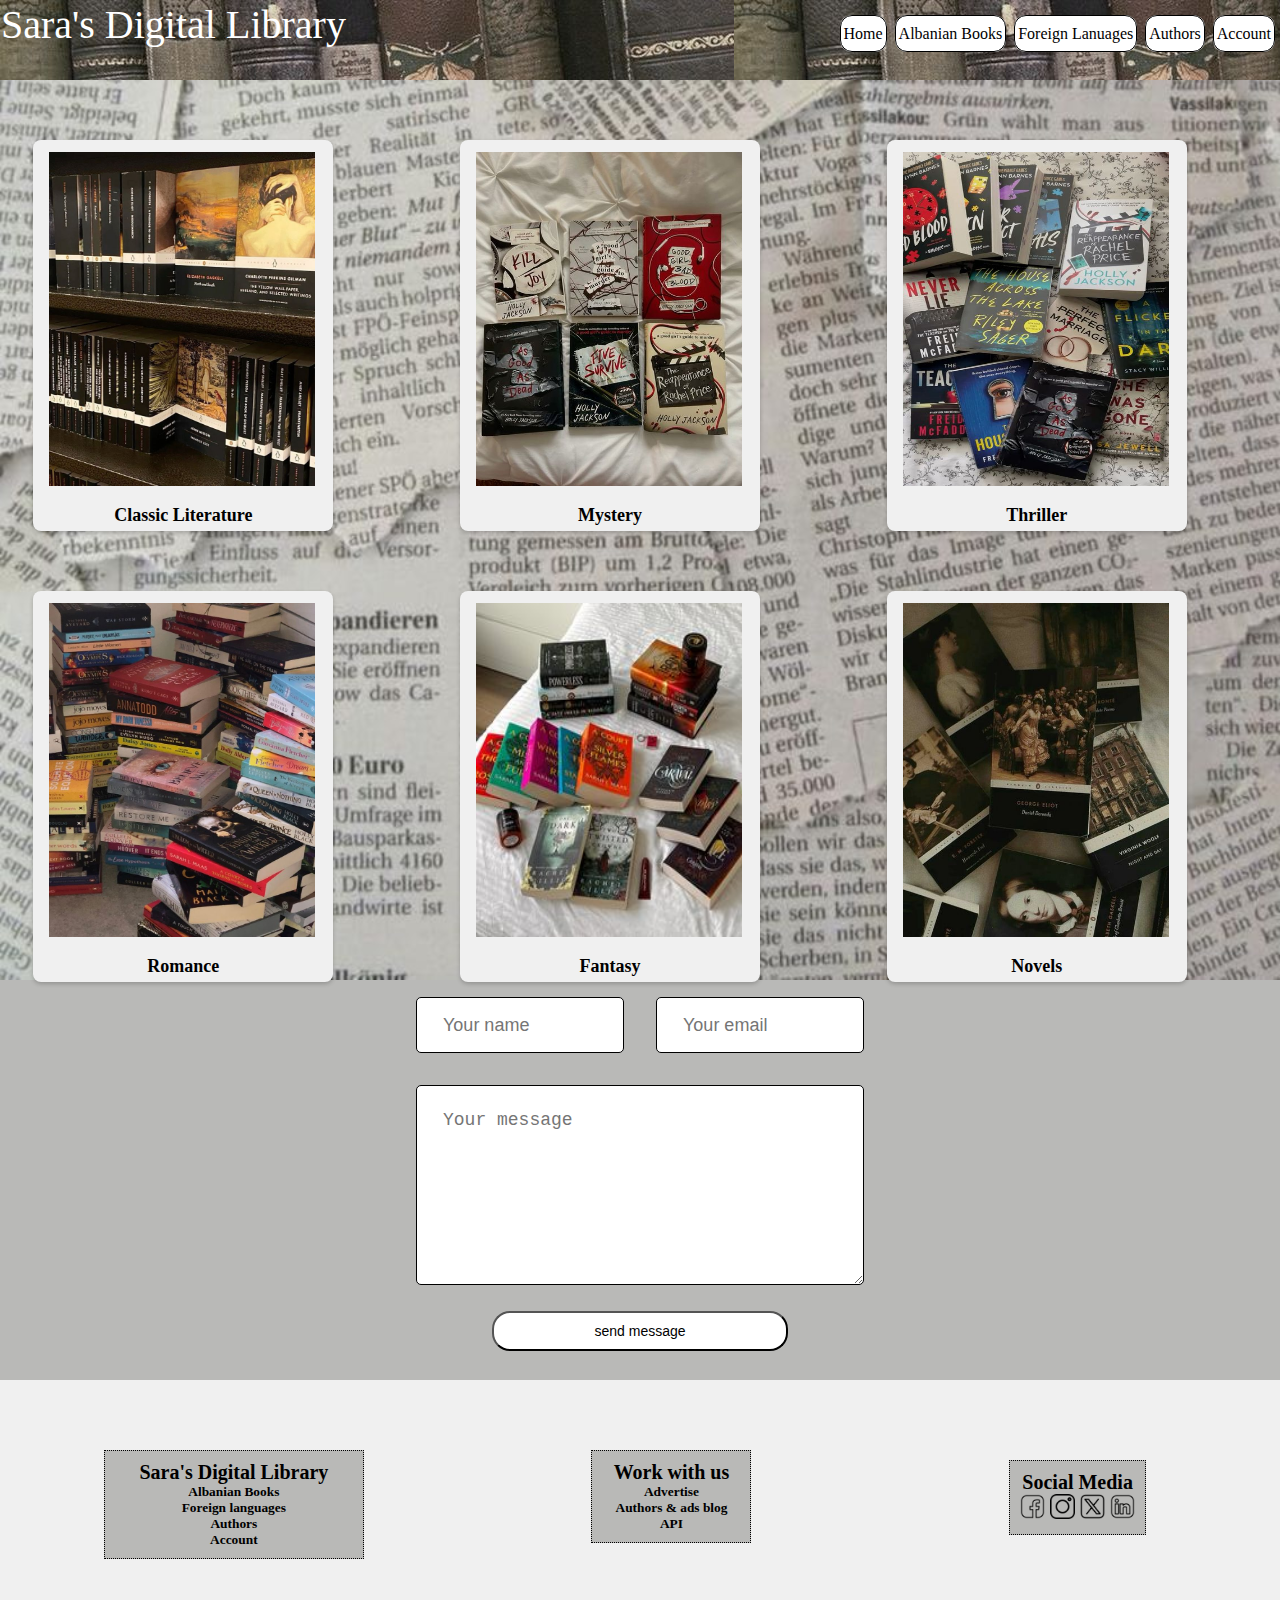
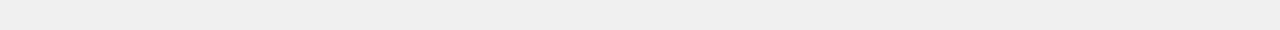
<file: Personal Project update/Personal Project/Index.html>
<!DOCTYPE html>
<html lang="en">
<head>
    <meta charset="UTF-8">
    <meta name="viewport" content="width=device-width, initial-scale=1.0">
    <title>Document</title>
    <link rel="stylesheet" href="style.css">
</head>
<body>
<section class="section1">
    <div class="container">
          <div class="titulli"> 
          <p>Sara's Digital Library</p>
          </div>

          <div class="nav">
        <nav>
            <ul>
               <li><a href="#contact-form">Account</a></li>
               <li><a href="authors.html">Authors</a></li>
               <li><a href="foreign.html">Foreign Lanuages</a></li>
               <li><a href="Albanian.html">Albanian Books</a></li>
               <li><a href="Index.html">Home</a></li>
            </ul>
        </nav>
          </div>
    </div>
</section>

<section class="section2">
    
<div class="cards-1">

<div class="card-container">
   <div class="card">
    <img src="Classic.jpg" alt="">
        <div class="card-content">
             <h3>Classic Literature</h3>
        </div>
   </div>
</div>

<div class="card-container">
   <div class="card">
    <img src="Romance.jpg" alt="">
        <div class="card-content">
             <h3>Romance</h3>
        </div>
   </div>
</div>
</div>

<div class="cards-1">
<div class="card-container">
   <div class="card">
    <img src="Mystery.jpg" alt="">
        <div class="card-content">
             <h3>Mystery</h3>
        </div>
   </div>
</div>


<div class="card-container">
   <div class="card">
    <img src="Fantasy.jpg" alt="">
        <div class="card-content">
             <h3>Fantasy</h3>
        </div>
   </div>
</div>
</div>
<div class="cards-1">
<div class="card-container">
   <div class="card">
    <img src="Thriller.jpg" alt="">
        <div class="card-content">
             <h3>Thriller</h3>
        </div>
   </div>
</div>

<div class="card-container">
   <div class="card">
    <img src="Novels.jpg" alt="">
        <div class="card-content">
             <h3>Novels</h3>
        </div>
   </div>
</div>
</div>
</div>
</section>

<section class="section3">

     <div id="contact-form">
          <form>
              <div id="form-row">
                  <input type="text" name="name" placeholder="Your name">
                  <input type="email" name="email" placeholder="Your email">
              </div>
      
              <div id="form-row">
              <textarea name="message" placeholder="Your message"></textarea>
              </div>
      
              <div id="form-row">
                  <input type="submit" id="big-button" value="send message">
              </div>
          </form>
          </div>
          
</section>


<section class="section4">
     <div class="footer">
          <div class="first">
          <div class="firsttext">
              <h4><a href="Index.html">Sara's Digital Library</a></h4>
               <h6><a href="Albanian.html">Albanian Books</a><br></h6>
               <h6><a href="foreign.html">Foreign languages</a></h6>
               <h6><a href="authors.html">Authors</a></h6>
               <h6><a href="#contact-form">Account</a></h6>
          </div>
          </div>

          <div class="second">
               <div class="secondtext">
               <h4>Work with us</h4>
               <h6>Advertise</h6>
               <h6>Authors & ads blog</h6>
               <h6>API</h6>
            </div>
          </div>

          <div class="third">
               <div class="thirdtext">
                    <h4>Social Media</h4>
               <img src="facebook.png" alt="">
               <img src="instagram.png" alt="">
               <img src="twitter.png" alt="">
               <img src="linkedin.png" alt="">
          </div>
          </div>

     </div>
</section>
</body>
</html>
</file>
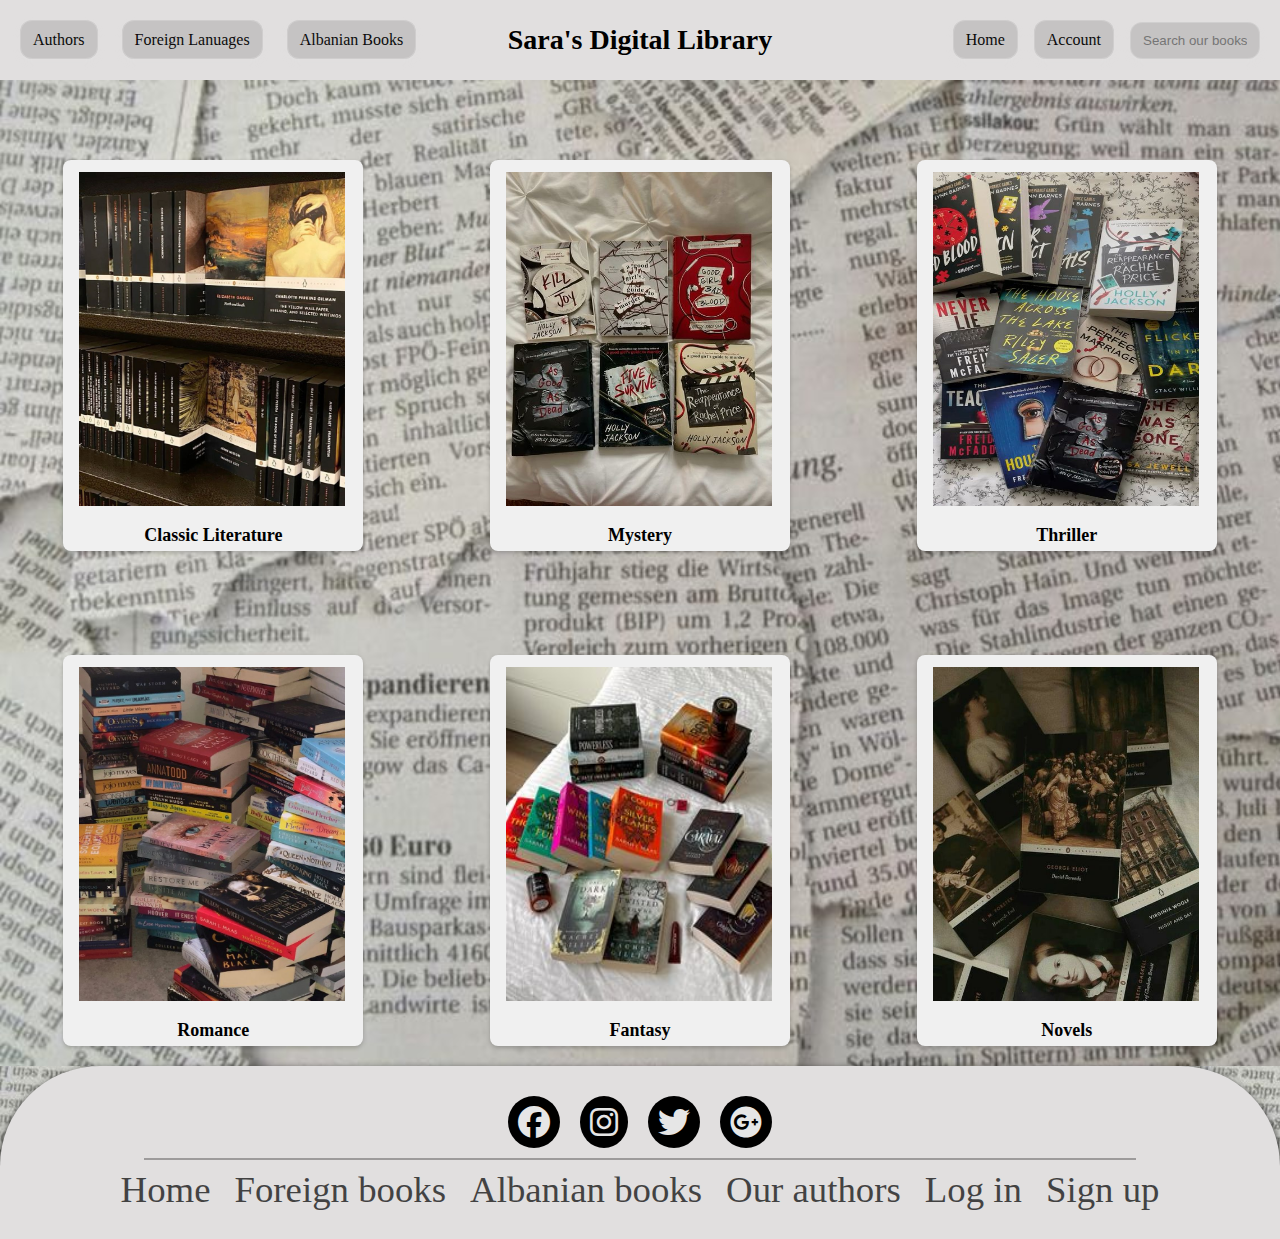
<file: Personal Project/Personal Project/Index.html>
<!DOCTYPE html>
<html lang="en">
<head>
    <meta charset="UTF-8">
    <meta name="viewport" content="width=device-width, initial-scale=1.0">
    <title>Document</title>
    <link rel="stylesheet" href="style.css">
    <link rel="stylesheet" href="https://fonts.googleapis.com/css2?family=Material+Symbols+Outlined:opsz,wght,FILL,GRAD@20..48,100..700,0..1,-50..200&icon_names=search" />
    <link rel="stylesheet" href="https://fonts.googleapis.com/css2?family=Material+Symbols+Outlined:opsz,wght,FILL,GRAD@24,400,0,0&icon_names=search" />
    <link rel="stylesheet" href="https://cdnjs.cloudflare.com/ajax/libs/font-awesome/6.7.2/css/all.min.css" integrity="sha512-Evv84Mr4kqVGRNSgIGL/F/aIDqQb7xQ2vcrdIwxfjThSH8CSR7PBEakCr51Ck+w+/U6swU2Im1vVX0SVk9ABhg==" crossorigin="anonymous" referrerpolicy="no-referrer" />

</head>
<body>
<section class="section1">
          <div class="container">
                         <div class="nav">
                    <nav>
                         <ul>
                              <li><a href="authors.html">Authors</a></li>
                              <li><a href="foreign.html">Foreign Lanuages</a></li>
                              <li><a href="Albanian.html">Albanian Books</a></li>
                         </ul>
                    </nav>
                         </div>

                         <div class="titulli"> 
                              <p class="brand">Sara's Digital Library</p>
                         </div>

                               <div class="nav2">
                                     <nav>
                                          <ul>
                                                <li><a class="glass" href="Index.html">Home</a></li>
                                                <li><a class="glass" href="login.html">Account</a></li>
                                             <li><input  type="text" id="myInput" onkeyup="search()" placeholder="Search our books">
                                          </ul>
                                     </nav>
                               </div>
    </div>
</section>

<section class="section2">
    
<div class="cards-1">

<div class="card-container">
   <div class="card">
    <img src="Classic.jpg" alt="">
        <div class="card-content">
             <h3>Classic Literature</h3>
        </div>
   </div>
</div>

<div class="card-container">
   <div class="card">
    <img src="Romance.jpg" alt="">
        <div class="card-content">
             <h3>Romance</h3>
        </div>
   </div>
</div>
</div>

<div class="cards-1">
<div class="card-container">
   <div class="card">
    <img src="Mystery.jpg" alt="">
        <div class="card-content">
             <h3>Mystery</h3>
        </div>
   </div>
</div>


<div class="card-container">
   <div class="card">
    <img src="Fantasy.jpg" alt="">
        <div class="card-content">
             <h3>Fantasy</h3>
        </div>
   </div>
</div>
</div>
<div class="cards-1">
<div class="card-container">
   <div class="card">
    <img src="Thriller.jpg" alt="">
        <div class="card-content">
             <h3>Thriller</h3>
        </div>
   </div>
</div>

<div class="card-container">
   <div class="card">
    <img src="Novels.jpg" alt="">
        <div class="card-content">
             <h3>Novels</h3>
        </div>
   </div>
</div>
</div>
</div>
</section>

    <section class="section3">
       <div class="footer">
        <div class="footerContainer">
            <div class="socialIcons">
                <a href=""><i class="fa-brands fa-facebook"></i></a>
                <a href=""><i class="fa-brands fa-instagram"></i></a>
                <a href=""><i class="fa-brands fa-twitter"></i></a>
                <a href=""><i class="fa-brands fa-google-plus"></i></a>
        
            </div>
            <hr>
            <div class="footerNav">
                <ul>
                <li><a href="Index.html">Home</a></li>
                <li><a href="foreign.html">Foreign books</a></li>
                <li><a href="Albanian.html">Albanian books</a></li>
                <li><a href="authors.html">Our authors</a></li>
                <li><a href="login.html">Log in</a></li>
                <li><a href="account.html">Sign up</a></li>
                </ul>
            </div>
        </div>
       </div>
    </section>
<script src='main.js'></script>
</body>
</html>
</file>
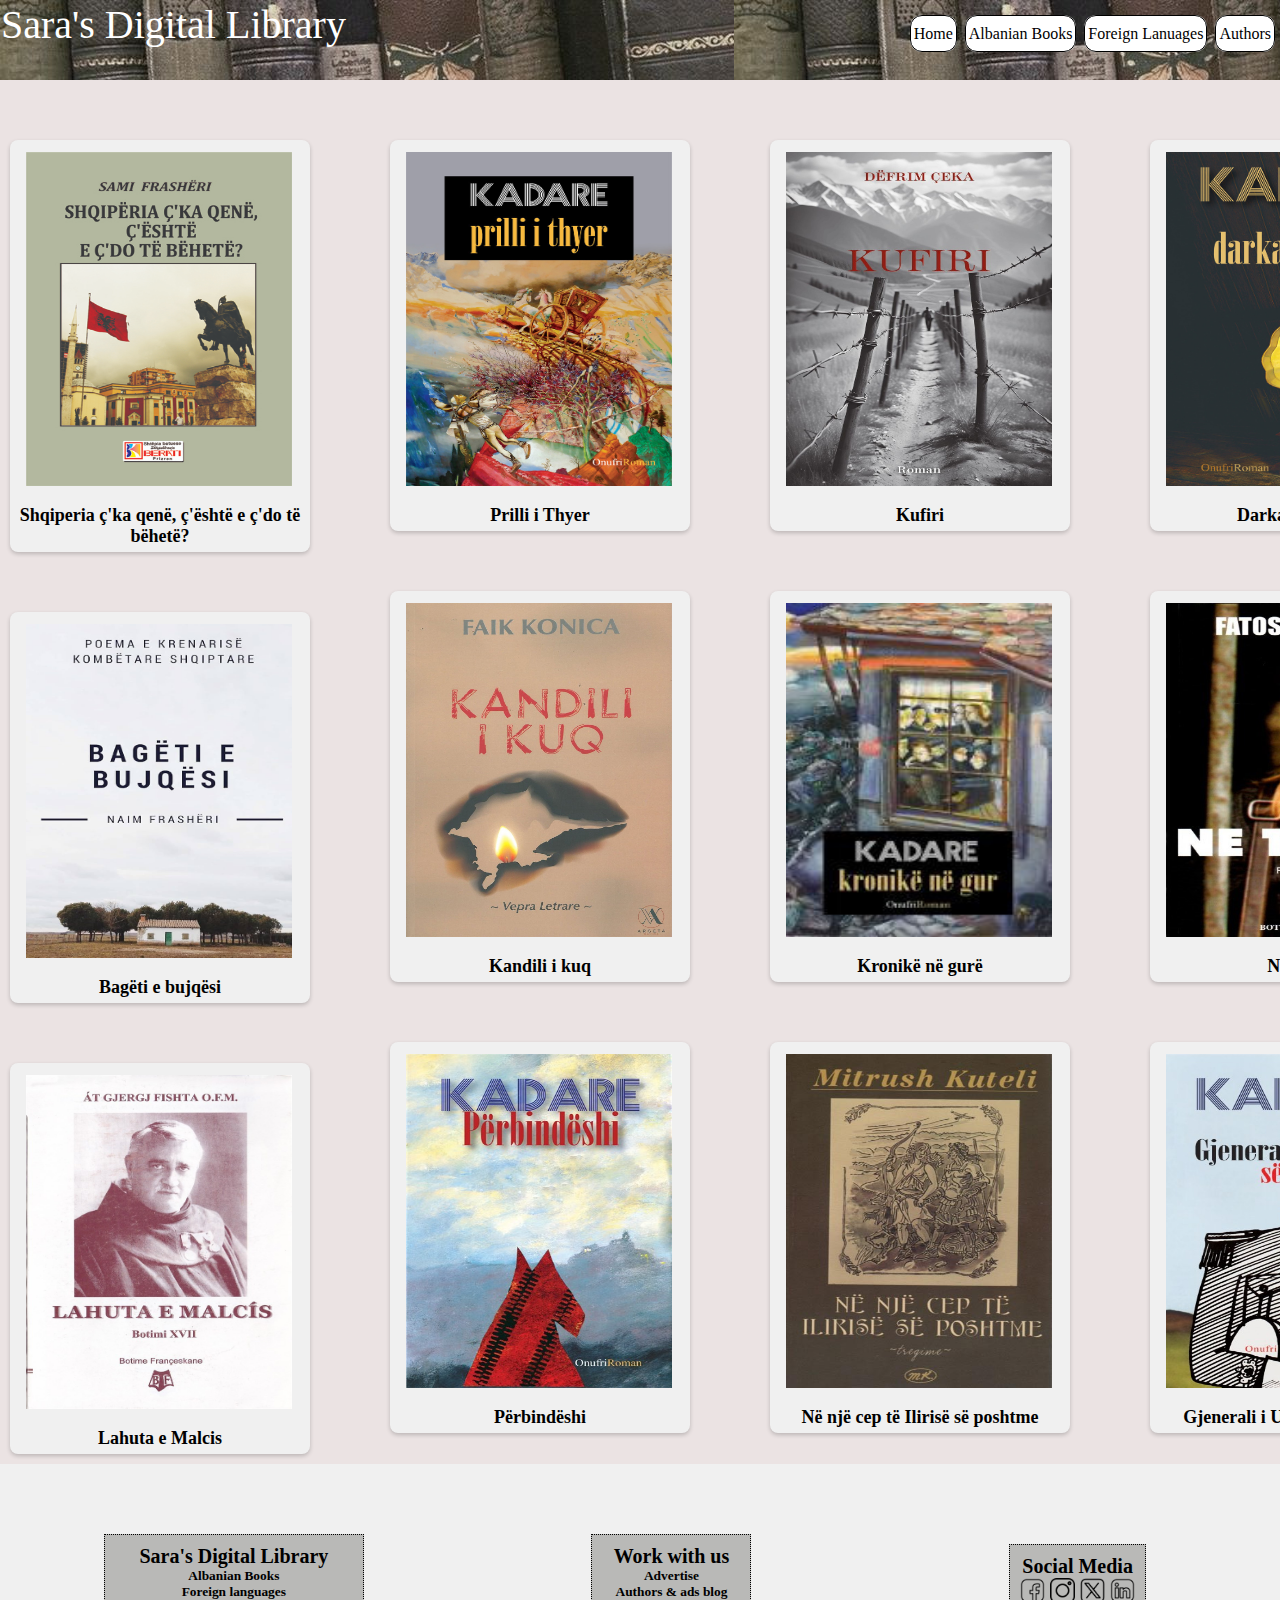
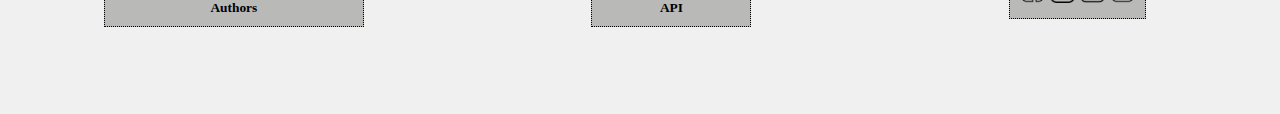
<file: Personal Project update/Personal Project/Albanian.html>
<!DOCTYPE html>
<html lang="en">
<head>
    <meta charset="UTF-8">
    <meta name="viewport" content="width=device-width, initial-scale=1.0">
    <title>Document</title>
    <link rel="stylesheet" href="albanian.css">
</head>
<body>

     <section class="section1">
          <div class="container">
                <div class="titulli"> 
                <p>Sara's Digital Library</p>
                </div>
      
                <div class="nav">
              <nav>
                  <ul>
                     <li><a href="authors.html">Authors</a></li>
                     <li><a href="foreign.html">Foreign Lanuages</a></li>
                     <li><a href="Albanian.html">Albanian Books</a></li>
                     <li><a href="Index.html">Home</a></li>
                  </ul>
              </nav>
                </div>
          </div>
      </section>

      
<section class="section2">

     <div class="cards-1">
        <div class="card-container">
           <div class="card">
            <img src="Shqiperia.jpg" alt="">
                <div class="card-content">
                     <h3>Shqiperia ç'ka qenë, ç'është e ç'do të bëhetë?</h3>
                </div>
           </div>
        </div>
        
        <div class="card-container">
           <div class="card">
            <img src="Bageti.jpg" alt="">
                <div class="card-content">
                     <h3>Bagëti e bujqësi</h3>
                </div>
           </div>
        </div>


        <div class="card-container">
           <div class="card">
            <img src="Lahuta.jpg" alt="">
                <div class="card-content">
                     <h3>Lahuta e Malcis</h3>
                </div>
           </div>
        </div>

      </div>

     <div class="cards-1">
        <div class="card-container">
           <div class="card">
            <img src="Prilli.jpg" alt="">
                <div class="card-content">
                     <h3>Prilli i Thyer </h3>
                </div>
           </div>
        </div>


        <div class="card-container">
           <div class="card">
            <img src="Kandili.jpg" alt="">
                <div class="card-content">
                     <h3>Kandili i kuq</h3>
                </div>
           </div>
        </div>
        
        <div class="card-container">
           <div class="card">
            <img src="perbindeshi.jpg" alt="">
                <div class="card-content">
                     <h3>Përbindëshi </h3>
                </div>
           </div>
        </div>
     </div>

 
     <div class="cards-1">
        <div class="card-container">
           <div class="card">
            <img src="kufiri.jpg" alt="">
                <div class="card-content">
                     <h3>Kufiri</h3>
                </div>
           </div>
        </div>
        
        <div class="card-container">
           <div class="card">
            <img src="Kronike.jpg" alt="">
                <div class="card-content">
                     <h3>Kronikë në gurë </h3>
                </div>
           </div>
        </div>

        <div class="card-container">
           <div class="card">
            <img src="Iliria.jpg " alt="">
                <div class="card-content">
                     <h3>Në një cep të Ilirisë së poshtme </h3>
                </div>
           </div>
        </div>
        </div>

        <div class="cards-1">
        <div class="card-container">
           <div class="card">
            <img src="darka.jpg " alt="">
                <div class="card-content">
                     <h3>Darka e Gabuar </h3>
                </div>
           </div>
        </div>

        <div class="card-container">
           <div class="card">
            <img src="Tre.jpg " alt="">
                <div class="card-content">
                     <h3>Ne të tre </h3>
                </div>
           </div>
        </div>
        
        <div class="card-container">
           <div class="card">
            <img src="Gjenerali.jpg " alt="">
                <div class="card-content">
                     <h3>Gjenerali i Ushtrisë së Vdekur </h3>
                </div>
           </div>
        </div>
     </div>

     </section>


     
<section class="section4">
     <div class="footer">
          <div class="first">
          <div class="firsttext">
              <h4><a href="Index.html">Sara's Digital Library</a></h4>
               <h6><a href="Albanian.html">Albanian Books</a><br></h6>
               <h6><a href="foreign.html">Foreign languages</a></h6>
               <h6><a href="authors.html">Authors</a></h6>
          </div>
          </div>

          <div class="second">
               <div class="secondtext">
               <h4>Work with us</h4>
               <h6>Advertise</h6>
               <h6>Authors & ads blog</h6>
               <h6>API</h6>
            </div>
          </div>

          <div class="third">
               <div class="thirdtext">
                    <h4>Social Media</h4>
               <img src="facebook.png" alt="">
               <img src="instagram.png" alt="">
               <img src="twitter.png" alt="">
               <img src="linkedin.png" alt="">
          </div>
          </div>

     </div>
</section>
</body>
</html>
</file>
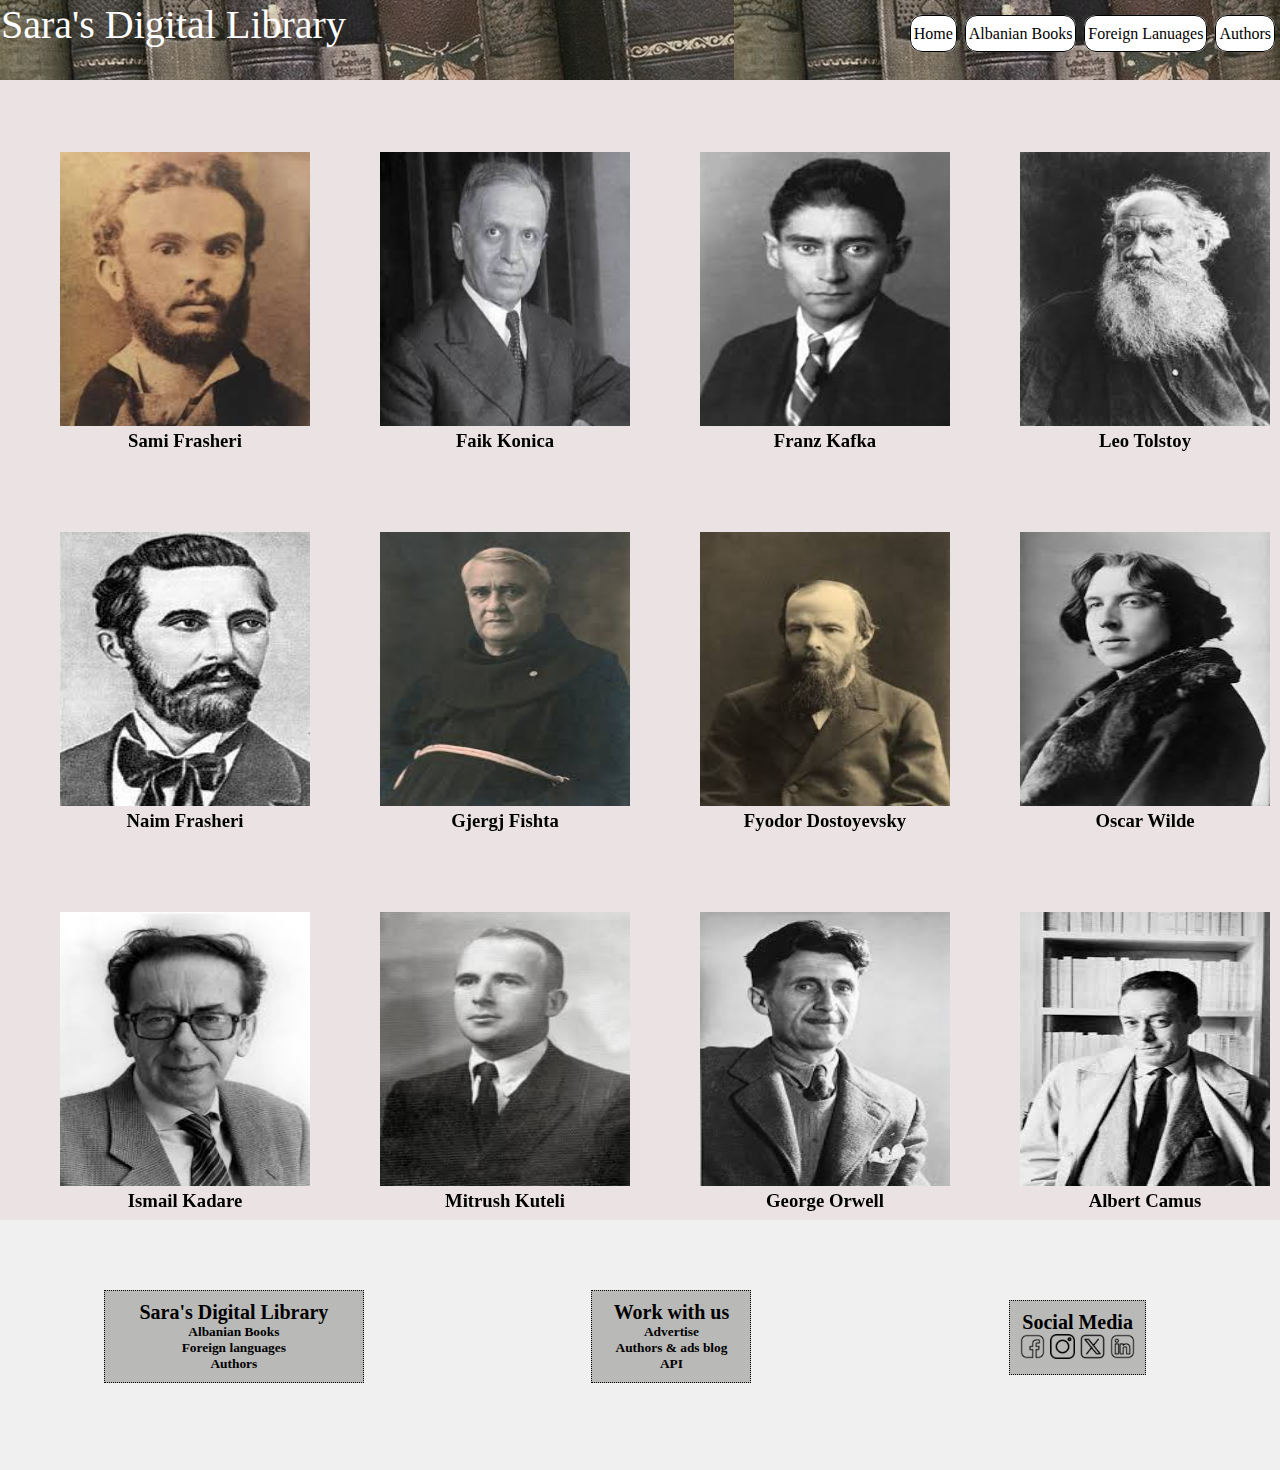
<file: Personal Project update/Personal Project/authors.html>
<!DOCTYPE html>
<html lang="en">
<head>
    <meta charset="UTF-8">
    <meta name="viewport" content="width=device-width, initial-scale=1.0">
    <title>Document</title>
    <link rel="stylesheet" href="authors.css">
</head>
<body>
    
    <section class="section1">
        <div class="ccontainer">
              <div class="titulli"> 
              <p>Sara's Digital Library</p>
              </div>
    
              <div class="nav">
            <nav>
                <ul>
                   <li><a href="authors.html">Authors</a></li>
                   <li><a href="foreign.html">Foreign Lanuages</a></li>
                   <li><a href="Albanian.html">Albanian Books</a></li>
                   <li><a href="Index.html">Home</a></li>
                </ul>
            </nav>
              </div>
        </div>
    </section>


<section class="section2">

 <div class="cards-1">

    <div class="container">

        <div class="thecard">

            <div class="thefront">
            <img src="sami.jpg" alt="">
            <h3>Sami Frasheri</h3>
            </div>
            <div class="theback">
                <h3>Sami Frasheri</h3>
                <h5>Sami Frashëri ishte një shkrimtar, filozof dhe politikan shqiptar i shekullit XIX, i njohur për kontributet e tij në rrethin e Rilindjes Kombëtare. Ai është i famshëm për veprat e tij letrare dhe përpjekjet për modernizimin e gjuhës dhe kulturës shqipe.
                </h5>
            </div>
        </div>
    </div>

    <div class="container">
        <div class="thecard">
            <div class="thefront">
                <img src="naim.jpg" alt=""> 
                <h3>Naim Frasheri</h3>
            </div>
            <div class="theback">
                <h3>Naim Frasheri</h3>
                <h5>Naim Frashëri ishte një poet, shkrimtar dhe intelektual shqiptar, i njohur si "Demi i Rilindjes Kombëtare Shqiptare". Vepra e tij letrare luajti një rol të rëndësishëm në zhvillimin e gjuhës shqipe dhe forcimin e identitetit kombëtar.</h5>
            </div>
        </div>
    </div>

    <div class="container">
        <div class="thecard">
            <div class="thefront">
            <img src="ismail.jpg" alt="">
            <h3>Ismail Kadare</h3>     
            </div>
            <div class="theback">
                <h3>Ismail Kadare</h3>
                <h5>Ismail Kadare është një shkrimtar i njohur shqiptar, autor i shumë veprave të njohura, që përfshijnë romane, poezi dhe ese. Ai ka fituar fama ndërkombëtare dhe është shpallur fitues i çmimit "Man Booker" për kontributin e tij të jashtëzakonshëm në letërsinë botërore.</h5>
            </div>
        </div>
    </div>
</div>

<div class="cards-1">
    <div class="container">
        <div class="thecard">
            <div class="thefront"> 
             <img src="faik.jpg" alt="">  
             <h3>Faik Konica</h3>
            </div>
            <div class="theback">
                <h3>Faik Konica</h3>
                <h5>Faik Konica ishte një shkrimtar, gazetar dhe intelektual shqiptar, i njohur për kontributet e tij në Rilindjen Kombëtare. Ai luajti një rol të rëndësishëm në modernizimin e gjuhës shqipe dhe ishte një nga themeluesit e gazetës "Albania" në vitin 1897.</h5>
            </div>
        </div>
    </div>

    <div class="container">
        <div class="thecard">
            <div class="thefront">
            <img src="gjergj.jpg" alt="">    
            <h3>Gjergj Fishta</h3>
            </div>
            <div class="theback">
                <h3>Gjergj Fishta</h3>
                <h5>Gjergj Fishta ishte një poet, shkrimtar dhe prift katolik shqiptar, i njohur për veprat e tij letrare dhe për angazhimin në Rilindjen Kombëtare. Vepra e tij më e njohur, "Lahuta e Malcis", është një epikë që pasqyron luftën dhe traditat e popullit shqiptar.</h5>
            </div>
        </div>
    </div>

    <div class="container">
        <div class="thecard">
            <div class="thefront">
            <img src="mitrush.jpg" alt="">    
            <h3>Mitrush Kuteli</h3>
            </div>
            <div class="theback">
                <h3>Mitrush Kuteli</h3>
                <h5>Mitrush Kuteli ishte një shkrimtar dhe përkthyes shqiptar, i njohur për kontributet e tij në letërsinë moderne shqipe. Vepra e tij përfshin romane, tregime dhe përkthime, ku ai pasqyron jetën dhe traditat shqiptare me një stil të veçantë dhe plot humanizëm.</h5>
            </div>
        </div>
    </div>
</div>

<div class="cards-1">
    <div class="container">
        <div class="thecard">
            <div class="thefront"> 
            <img src="kafka.jpg" alt="">    
             <h3>Franz Kafka</h3>   
            </div>
            <div class="theback">
                <h3>Franz Kafka</h3>
                <h5>Franz Kafka ishte një shkrimtar austriak me origjinë çeke, i njohur për stilin e tij të veçantë dhe temat e thella ekzistenciale. Vepra e tij më e njohur, si "Procesi" dhe "Metamorfoza", pasqyrojnë ndjenja të izolimit dhe absurditetit të jetës moderne.</h5>
            </div>
        </div>
    </div>

    <div class="container">
        <div class="thecard">
            <div class="thefront">
            <img src="dostoevsky.jpg" alt="">
            <h3>Fyodor Dostoyevsky</h3>
            </div>
            <div class="theback">
                <h3>Fyodor Dostoyevsky</h3>
                <h5>Fyodor Dostoyevski ishte një shkrimtar rus i njohur për romanet e tij të thella psikologjike dhe filozofike, si "Kryevepra" dhe "Vëllezërit Karamazov". Vepra e tij trajton çështje të moralit, lirisë dhe natyrës njerëzore, duke u bërë një nga shkrimtarët më të mëdhenj të letërsisë botërore.</h5>
            </div>
        </div>
    </div>

    <div class="container">
        <div class="thecard">
            <div class="thefront">        
            <img src="george.jpg" alt="">
            <h3>George Orwell</h3>
        </div>
            <div class="theback">
                <h3>George Orwell</h3>
                <h5>George Orwell ishte një shkrimtar dhe gazetar britanik, i njohur për veprat e tij të njohura si "1984" dhe "Ferma e kafshëve", që kritikojnë totalitarizmin dhe abuzimin me pushtetin. Ai përdori një stil të qartë dhe të drejtpërdrejtë për të trajtuar çështje sociale, politike dhe humaniste.</h5>
            </div>
        </div>
    </div>
</div>

<div class="cards-1">
    <div class="container">
        <div class="thecard">
            <div class="thefront">
            <img src="tolstoy.jpg" alt="">
            <h3>Leo Tolstoy</h3>
            </div>
            <div class="theback">
                <h3>Leo Tolstoy</h3>
                <h5>Leo Tolstoy ishte një shkrimtar rus, i njohur për veprat e tij të mëdha si "Luftra dhe Paqja" dhe "Ana Karenina", që trajtojnë tema të thella filozofike dhe ekzistenciale. Ai ishte gjithashtu një mendimtar dhe reformator shoqëror, i njohur për filozofinë e tij të paqes dhe pacifizmit.
                </h5>
            </div>
        </div>
    </div>

    <div class="container">
        <div class="thecard">
            <div class="thefront">
            <img src="oscar.jpg" alt="">   
            <h3>Oscar Wilde</h3> 
            </div>
            <div class="theback">
                <h3>Oscar Wilde</h3>
                <h5>Oscar Wilde ishte një shkrimtar dhe dramaturg irlandez, i njohur për shkrimet e tij satirike dhe stilin e tij të shkëlqyer, si në veprat "Dëshira e një Njeriu të Pashëm" dhe "Portreti i Dorian Gray". Ai ishte një figurë e njohur e shoqërisë viktoriane dhe një kritik i normave sociale të kohës.</h5>
            </div>
        </div>
    </div>

    <div class="container">
        <div class="thecard">
            <div class="thefront">
             <img src="camus.jpg" alt="">
             <h3>Albert Camus</h3>
            </div>
            <div class="theback">
                <h3>Albert Camus</h3>
                <h5>Albert Camus ishte një shkrimtar, filozof dhe gazetari francez, i njohur për zhvillimin e filozofisë së absurdu dhe veprat e tij si "Të Huajin" dhe "Mitja i Sisifit". Ai trajtoi çështje ekzistencialiste dhe të natyrës njerëzore, duke fituar Çmimin Nobel për Letërsi në 1957.
                </h5>
            </div>
        </div>
    </div>
</div>
</section>

    <section class="section4">
        <div class="footer">
             <div class="first">
             <div class="firsttext">
                 <h4><a href="Index.html">Sara's Digital Library</a></h4>
                  <h6><a href="Albanian.html">Albanian Books</a><br></h6>
                  <h6><a href="foreign.html">Foreign languages</a></h6>
                  <h6><a href="authors.html">Authors</a></h6>
             </div>
             </div>
   
             <div class="second">
                  <div class="secondtext">
                  <h4>Work with us</h4>
                  <h6>Advertise</h6>
                  <h6>Authors & ads blog</h6>
                  <h6>API</h6>
               </div>
             </div>
   
             <div class="third">
                  <div class="thirdtext">
                       <h4>Social Media</h4>
                  <img src="facebook.png" alt="">
                  <img src="instagram.png" alt="">
                  <img src="twitter.png" alt="">
                  <img src="linkedin.png" alt="">
             </div>
             </div>
   
        </div>
   </section>
</body>
</html>
</file>
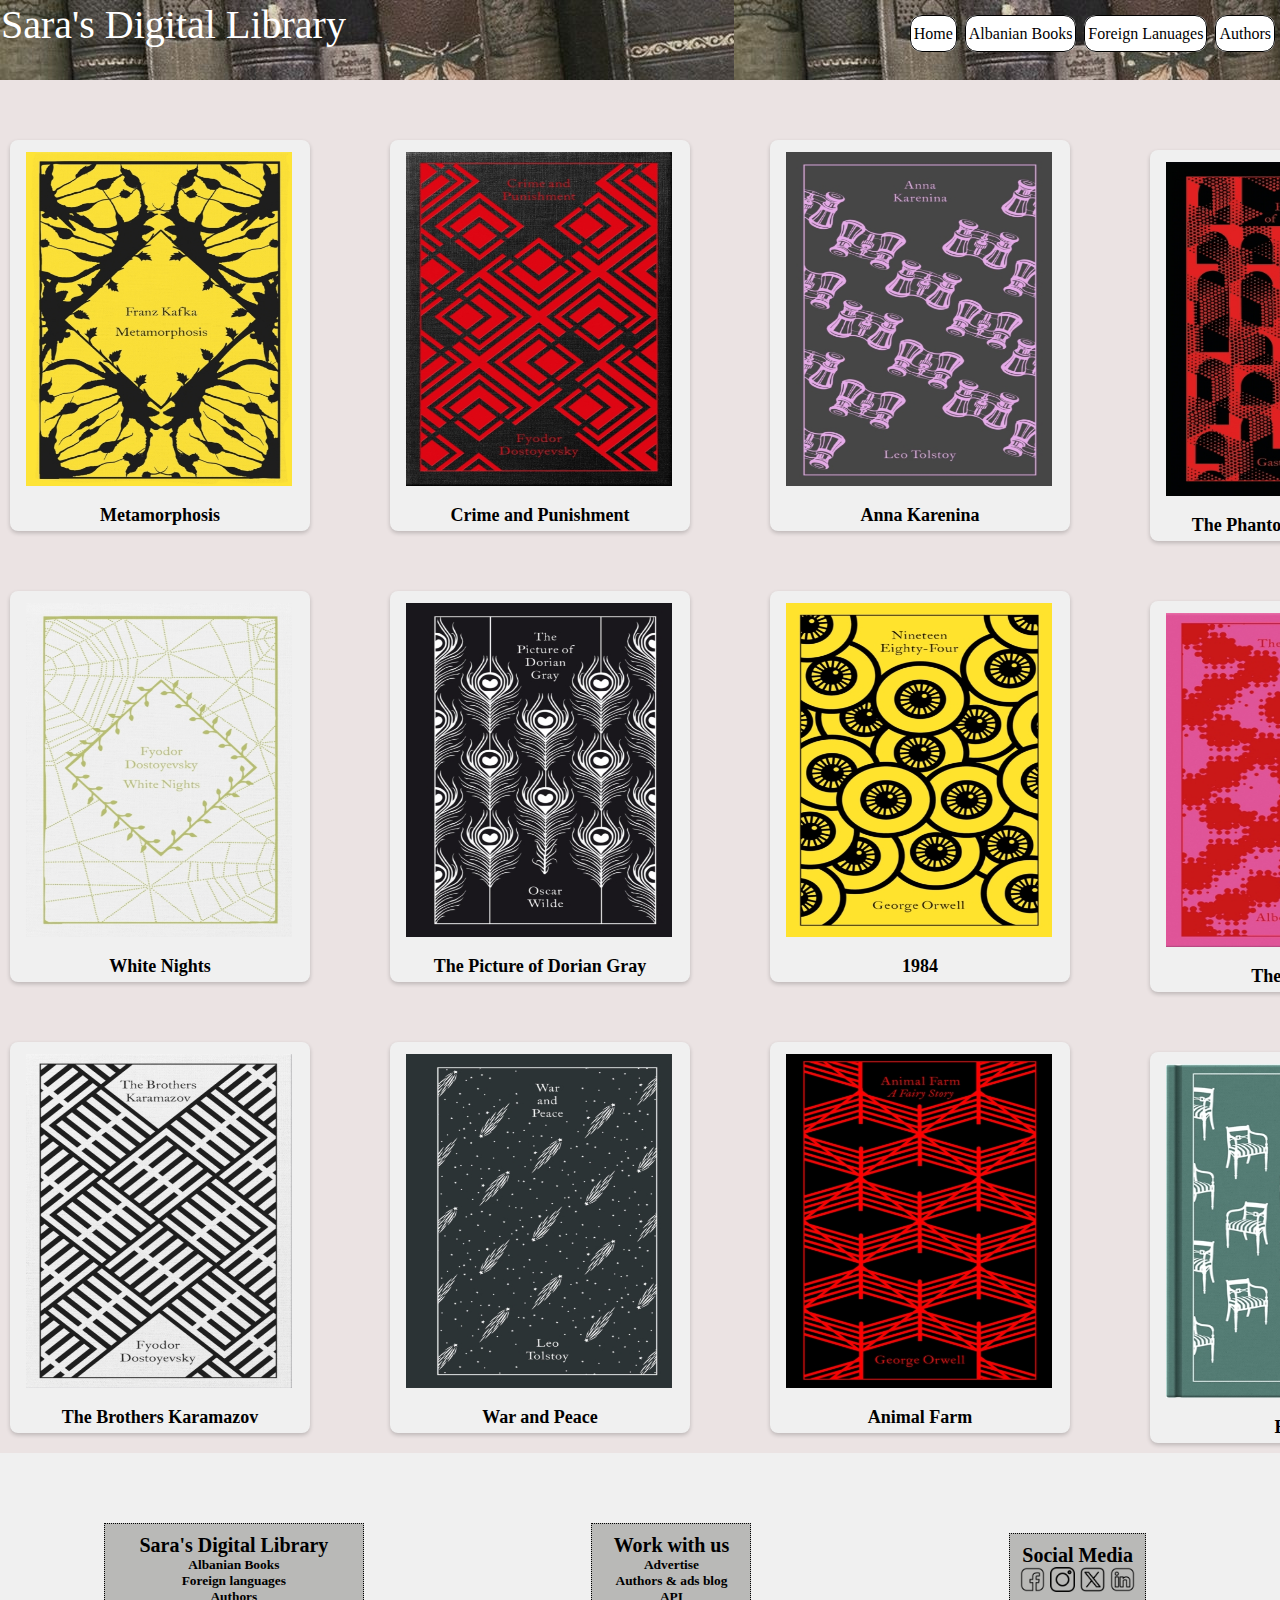
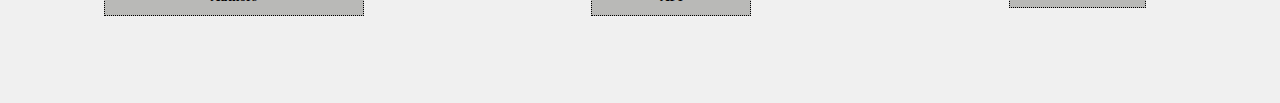
<file: Personal Project update/Personal Project/foreign.html>
<!DOCTYPE html>
<html lang="en">
<head>
    <meta charset="UTF-8">
    <meta name="viewport" content="width=device-width, initial-scale=1.0">
    <title>Document</title>
    <link rel="stylesheet" href="foreign.css">
</head>
<body>
    <section class="section1">
        <div class="container">
              <div class="titulli"> 
              <p>Sara's Digital Library</p>
              </div>
    
              <div class="nav">
            <nav>
                <ul>
                   <li><a href="authors.html">Authors</a></li>
                   <li><a href="foreign.html">Foreign Lanuages</a></li>
                   <li><a href="Albanian.html">Albanian Books</a></li>
                   <li><a href="Index.html">Home</a></li>
                </ul>
            </nav>
              </div>
        </div>
    </section>

    
<section class="section2">         
     
     <div class="cards-1">

      <div class="card-container">
         <div class="card">
          <img src="Meta.jpg" alt="">
              <div class="card-content">
                   <h3>Metamorphosis</h3>
              </div>
         </div>
      </div>
      
      <div class="card-container">
         <div class="card">
          <img src="Nights.jpg" alt="">
              <div class="card-content">
                   <h3>White Nights</h3>
              </div>
         </div>
      </div>
     

      <div class="card-container">
         <div class="card">
          <img src="Brothers.jpg" alt="">
              <div class="card-content">
                   <h3>The Brothers Karamazov</h3>
              </div>
         </div>
      </div>
      </div>
      
      <div class="cards-1">

      <div class="card-container">
         <div class="card">
          <img src="Crime.jpg" alt="">
              <div class="card-content">
                   <h3>Crime and Punishment </h3>
              </div>
         </div>
      </div>

       


      <div class="card-container">
         <div class="card">
          <img src="Picture.jpg" alt="">
              <div class="card-content">
                   <h3>The Picture of Dorian Gray</h3>
              </div>
         </div>
      </div>
      
      <div class="card-container">
         <div class="card">
          <img src="War.jpg" alt="">
              <div class="card-content">
                   <h3>War and Peace </h3>
              </div>
         </div>
      </div>
     </div>


     <div class="cards-1">
      <div class="card-container">
         <div class="card">
          <img src="Anna.jpg" alt="">
              <div class="card-content">
                   <h3>Anna Karenina</h3>
              </div>
         </div>
      </div>
      
      <div class="card-container">
         <div class="card">
          <img src="Four.jpg" alt="">
              <div class="card-content">
                   <h3>1984</h3>
              </div>
         </div>
      </div>

      <div class="card-container">
         <div class="card">
          <img src="Animal.jpg" alt="">
              <div class="card-content">
                   <h3>Animal Farm</h3>
              </div>
         </div>
      </div>
      </div>

      <div class="card-container">
         <div class="card">
          <img src="Opera.jpg" alt="">
              <div class="card-content">
                   <h3>The Phantom Of The Opera </h3>
              </div>
         </div>
      

      <div class="card-container">
         <div class="card">
          <img src="Outsider.jpg" alt="">
              <div class="card-content">
                   <h3>The outsider</h3>
              </div>
         </div>
      </div>
      
      <div class="card-container">
         <div class="card">
          <img src="Emma.jpg " alt="">
              <div class="card-content">
                   <h3>Emma</h3>
              </div>
         </div>
      </div>
      </div>
  

   </section>

   
<section class="section4">
     <div class="footer">
          <div class="first">
          <div class="firsttext">
              <h4><a href="Index.html">Sara's Digital Library</a></h4>
               <h6><a href="Albanian.html">Albanian Books</a><br></h6>
               <h6><a href="foreign.html">Foreign languages</a></h6>
               <h6><a href="authors.html">Authors</a></h6>
     
          </div>
          </div>

          <div class="second">
               <div class="secondtext">
               <h4>Work with us</h4>
               <h6>Advertise</h6>
               <h6>Authors & ads blog</h6>
               <h6>API</h6>
            </div>
          </div>

          <div class="third">
               <div class="thirdtext">
                    <h4>Social Media</h4>
               <img src="facebook.png" alt="">
               <img src="instagram.png" alt="">
               <img src="twitter.png" alt="">
               <img src="linkedin.png" alt="">
          </div>
          </div>

     </div>
</section>

</body>
</html>
</file>
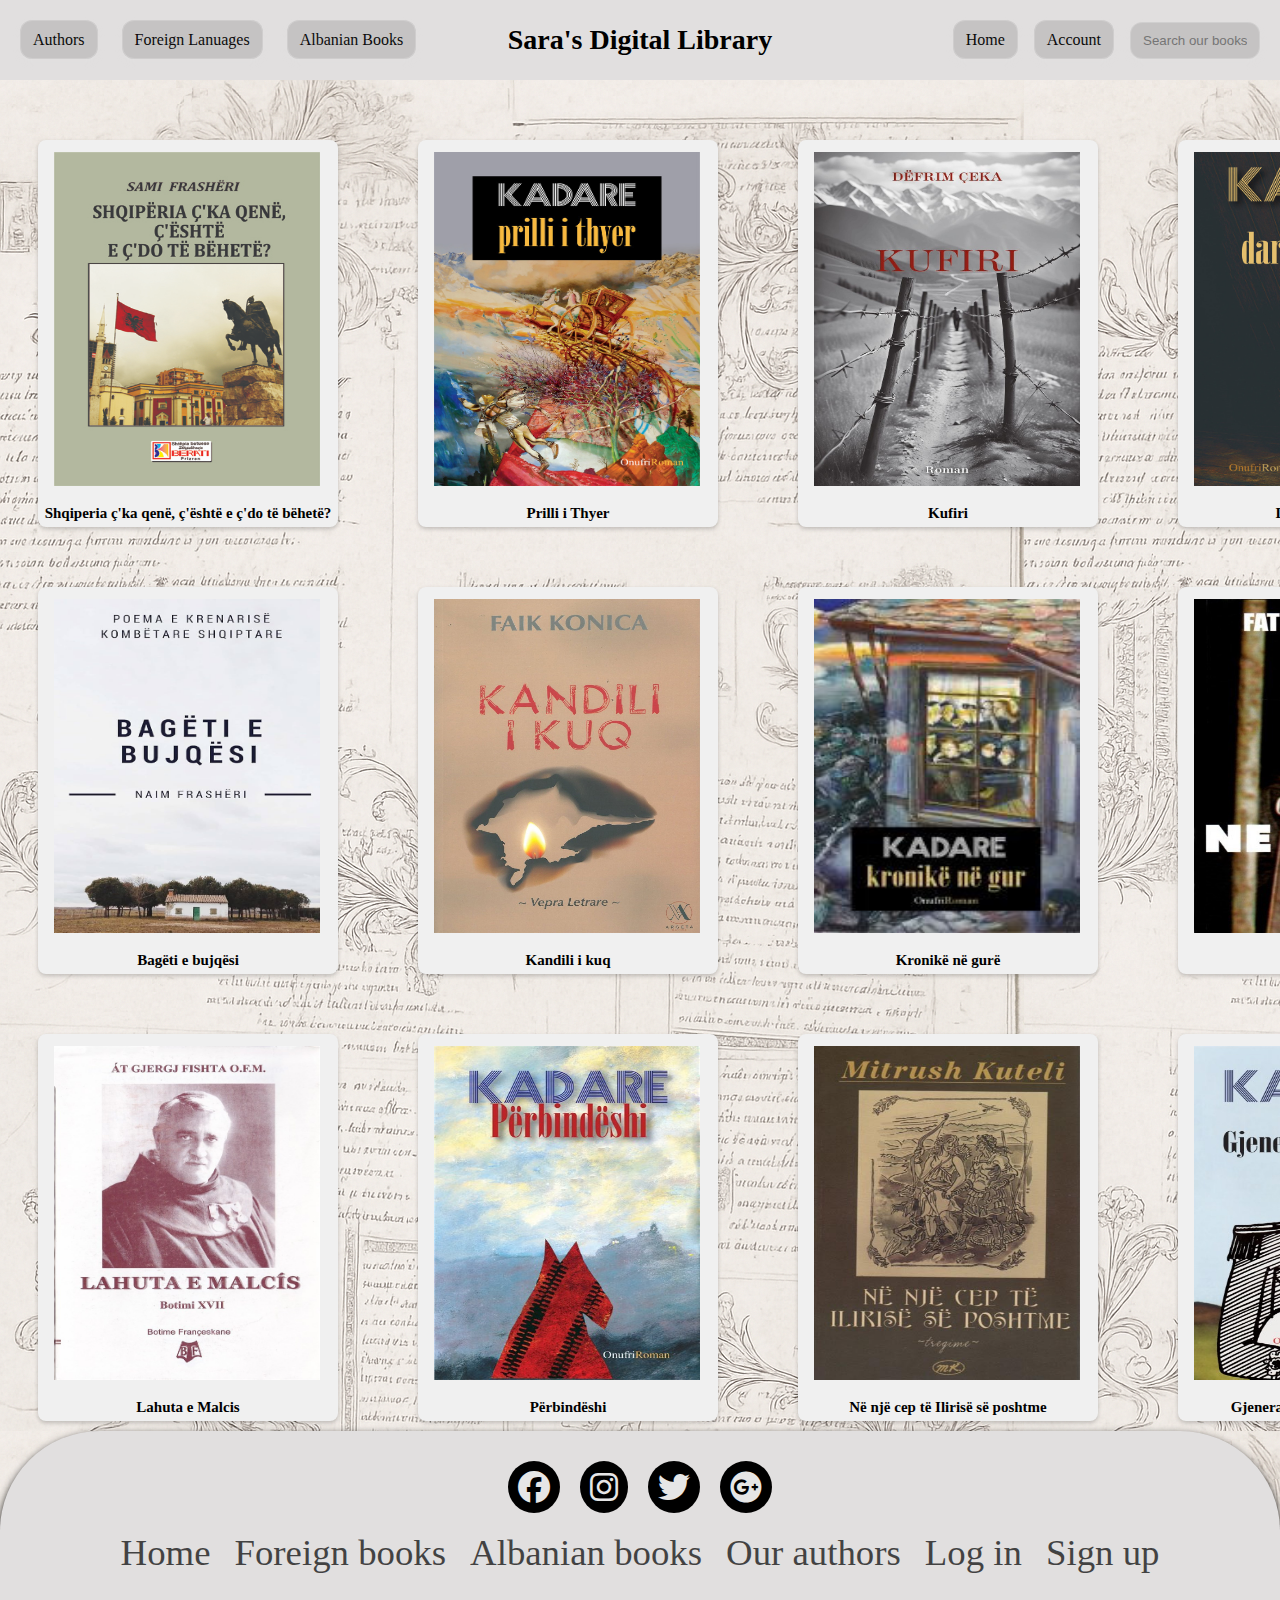
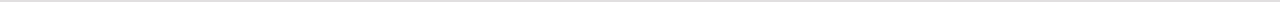
<file: Personal Project/Personal Project/Albanian.html>
<!DOCTYPE html>
<html lang="en">
<head>
    <meta charset="UTF-8">
    <meta name="viewport" content="width=device-width, initial-scale=1.0">
    <title>Document</title>
     <link rel="stylesheet" href="albanian.css">
     <link rel="stylesheet" href="https://fonts.googleapis.com/css2?family=Material+Symbols+Outlined:opsz,wght,FILL,GRAD@20..48,100..700,0..1,-50..200&icon_names=search" />
    <link rel="stylesheet" href="https://fonts.googleapis.com/css2?family=Material+Symbols+Outlined:opsz,wght,FILL,GRAD@24,400,0,0&icon_names=search" />
    <link rel="stylesheet" href="https://cdnjs.cloudflare.com/ajax/libs/font-awesome/6.7.2/css/all.min.css" integrity="sha512-Evv84Mr4kqVGRNSgIGL/F/aIDqQb7xQ2vcrdIwxfjThSH8CSR7PBEakCr51Ck+w+/U6swU2Im1vVX0SVk9ABhg==" crossorigin="anonymous" referrerpolicy="no-referrer" />

</head>
<body>

     <section class="section1">
          <div class="container">
                         <div class="nav">
                    <nav>
                         <ul>
                              <li><a href="authors.html">Authors</a></li>
                              <li><a href="foreign.html">Foreign Lanuages</a></li>
                              <li><a href="Albanian.html">Albanian Books</a></li>
                         </ul>
                    </nav>
                         </div>

                         <div class="titulli"> 
                              <p class="brand">Sara's Digital Library</p>
                         </div>

                         <div class="nav2">
                              <nav>
                                  <ul>
                                       <li><a class="glass" href="Index.html">Home</a></li>
                                       <li><a class="glass" href="login.html">Account</a></li>
                                       <li><input  type="text" id="myInput" onkeyup="search()" placeholder="Search our books">

                                  </ul>
                              </nav>
                         </div>
    </div>
</section>

      
<section class="section2">

     <div class="cards-1">
        <div class="card-container">
           <div class="card">
            <img src="Shqiperia.jpg" alt="">
                <div class="card-content">
                     <h3>Shqiperia ç'ka qenë, ç'është e ç'do të bëhetë?</h3>
                </div>
           </div>
        </div>
        
        <div class="card-container">
           <div class="card">
            <img src="Bageti.jpg" alt="">
                <div class="card-content">
                     <h3>Bagëti e bujqësi</h3>
                </div>
           </div>
        </div>


        <div class="card-container">
           <div class="card">
            <img src="Lahuta.jpg" alt="">
                <div class="card-content">
                     <h3>Lahuta e Malcis</h3>
                </div>
           </div>
        </div>

      </div>

     <div class="cards-1">
        <div class="card-container">
           <div class="card">
            <img src="Prilli.jpg" alt="">
                <div class="card-content">
                     <h3>Prilli i Thyer </h3>
                </div>
           </div>
        </div>


        <div class="card-container">
           <div class="card">
            <img src="Kandili.jpg" alt="">
                <div class="card-content">
                     <h3>Kandili i kuq</h3>
                </div>
           </div>
        </div>
        
        <div class="card-container">
           <div class="card">
            <img src="perbindeshi.jpg" alt="">
                <div class="card-content">
                     <h3>Përbindëshi </h3>
                </div>
           </div>
        </div>
     </div>

 
     <div class="cards-1">
        <div class="card-container">
           <div class="card">
            <img src="kufiri.jpg" alt="">
                <div class="card-content">
                     <h3>Kufiri</h3>
                </div>
           </div>
        </div>
        
        <div class="card-container">
           <div class="card">
            <img src="Kronike.jpg" alt="">
                <div class="card-content">
                     <h3>Kronikë në gurë </h3>
                </div>
           </div>
        </div>

        <div class="card-container">
           <div class="card">
            <img src="Iliria.jpg " alt="">
                <div class="card-content">
                     <h3>Në një cep të Ilirisë së poshtme </h3>
                </div>
           </div>
        </div>
        </div>

        <div class="cards-1">
        <div class="card-container">
           <div class="card">
            <img src="darka.jpg " alt="">
                <div class="card-content">
                     <h3>Darka e Gabuar </h3>
                </div>
           </div>
        </div>

        <div class="card-container">
           <div class="card">
            <img src="Tre.jpg " alt="">
                <div class="card-content">
                     <h3>Ne të tre </h3>
                </div>
           </div>
        </div>
        
        <div class="card-container">
           <div class="card">
            <img src="Gjenerali.jpg " alt="">
                <div class="card-content">
                     <h3>Gjenerali i Ushtrisë së Vdekur </h3>
                </div>
           </div>
        </div>
     </div>

     </section>


 
    <section class="section3">
       <div class="footer">
        <div class="footerContainer">
            <div class="socialIcons">
                <a href=""><i class="fa-brands fa-facebook"></i></a>
                <a href=""><i class="fa-brands fa-instagram"></i></a>
                <a href=""><i class="fa-brands fa-twitter"></i></a>
                <a href=""><i class="fa-brands fa-google-plus"></i></a>
        
            </div>
            <div class="footerNav">
                <ul>
                <li><a href="Index.html">Home</a></li>
                <li><a href="foreign.html">Foreign books</a></li>
                <li><a href="Albanian.html">Albanian books</a></li>
                <li><a href="authors.html">Our authors</a></li>
                <li><a href="login.html">Log in</a></li>
                <li><a href="account.html">Sign up</a></li>
                </ul>
            </div>
        </div>
       </div>
    </section>
<script src="albanian.js"></script>
</body>
</html>
</file>
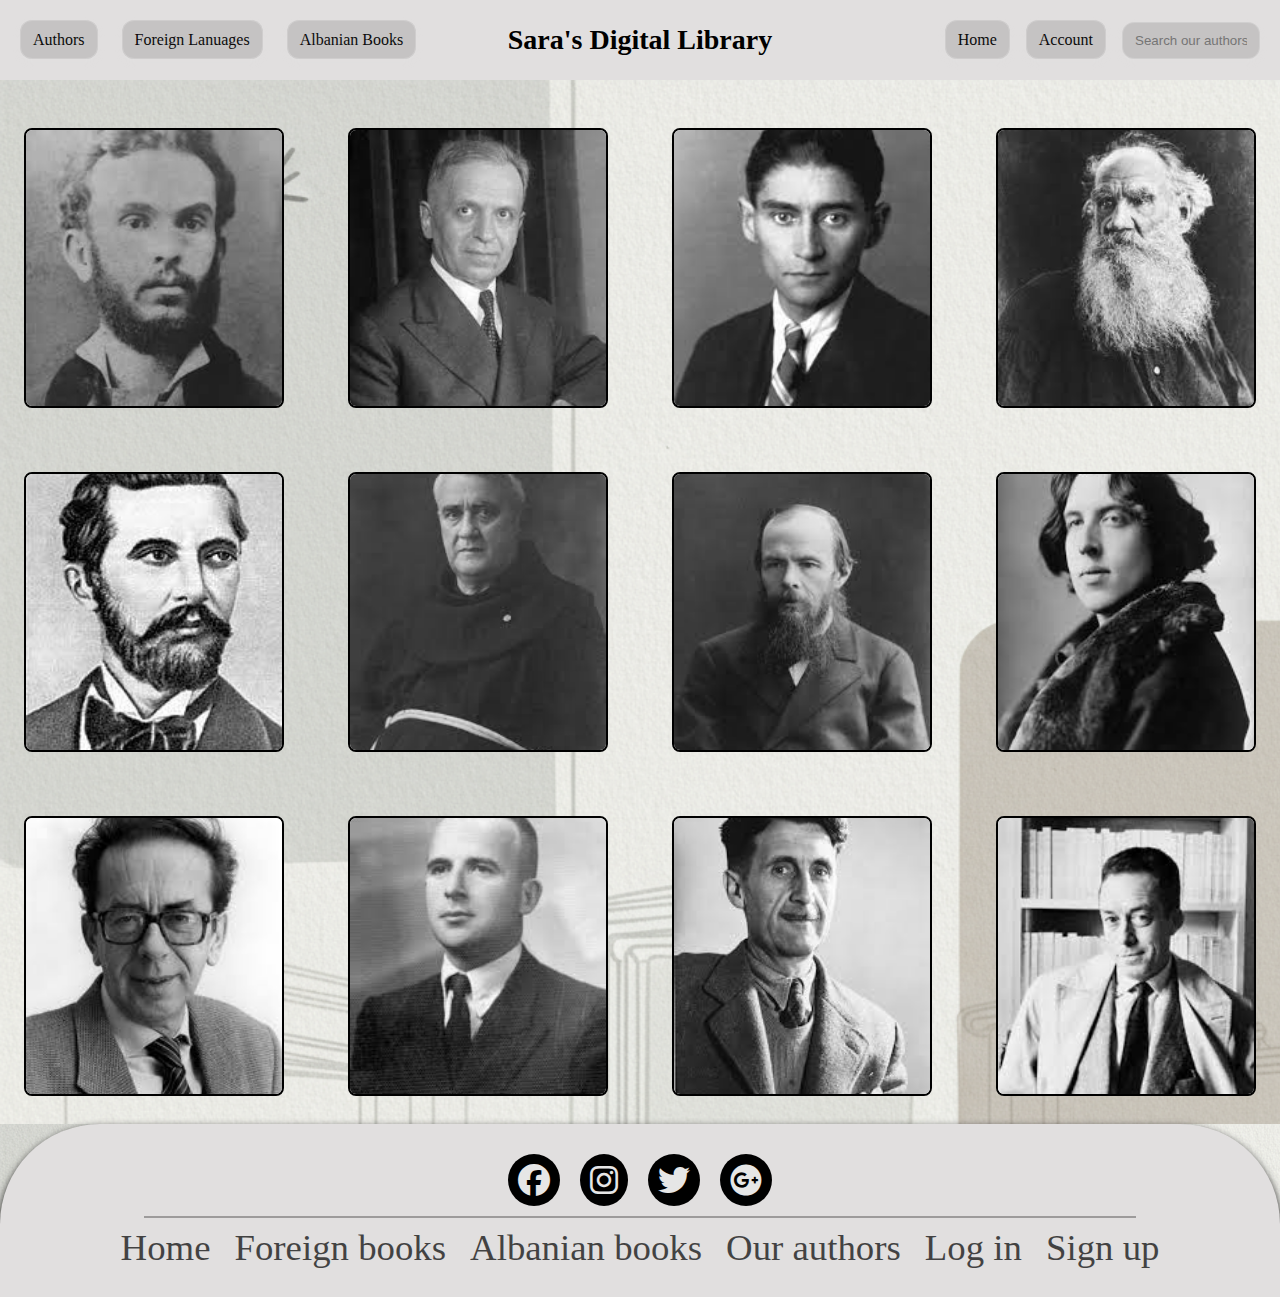
<file: Personal Project/Personal Project/authors.html>
<!DOCTYPE html>
<html lang="en">
<head>
    <meta charset="UTF-8">
    <meta name="viewport" content="width=device-width, initial-scale=1.0">
    <title>Document</title>
    <link rel="stylesheet" href="authors.css">
    <link rel="stylesheet" href="https://fonts.googleapis.com/css2?family=Material+Symbols+Outlined:opsz,wght,FILL,GRAD@20..48,100..700,0..1,-50..200&icon_names=search" />
    <link rel="stylesheet" href="https://fonts.googleapis.com/css2?family=Material+Symbols+Outlined:opsz,wght,FILL,GRAD@24,400,0,0&icon_names=search" />
    <link rel="stylesheet" href="https://cdnjs.cloudflare.com/ajax/libs/font-awesome/6.7.2/css/all.min.css" integrity="sha512-Evv84Mr4kqVGRNSgIGL/F/aIDqQb7xQ2vcrdIwxfjThSH8CSR7PBEakCr51Ck+w+/U6swU2Im1vVX0SVk9ABhg==" crossorigin="anonymous" referrerpolicy="no-referrer" />
</head>
</head>
<body>
    
    
<section class="section1">
          <div class="container">
                         <div class="nav">
                    <nav>
                         <ul>
                              <li><a href="authors.html">Authors</a></li>
                              <li><a href="foreign.html">Foreign Lanuages</a></li>
                              <li><a href="Albanian.html">Albanian Books</a></li>
                         </ul>
                    </nav>
                         </div>

                         <div class="titulli"> 
                              <p class="brand">Sara's Digital Library</p>
                         </div>

                     <div class="nav2">
                         <nav>
                            <ul>
                                <li><a class="glass" href="Index.html">Home</a></li>
                                <li><a class="glass" href="login.html">Account</a></li>
                                 <li class="nav-search">
                                   <form action="#" method="get">
                                     <input type="text" id="myInput" name="q" onkeyup="search()" placeholder="Search our authors" aria-label="Search our authors">
                                   </form>
                                 </li>
                            </ul>
                         </nav>
                     </div>
    </div>
</section>
<section class="section2">

 <div class="cards-1">

    <div class="container">

    <div class="thecard" tabindex="0">

            <div class="thefront">
            <img src="sami.jpg" alt="">567,
            <h3>Sami Frasheri</h3>
            </div>
            <div class="theback">
                <h3>Sami Frasheri</h3>
                <h5>Sami Frashëri ishte një shkrimtar, filozof dhe politikan shqiptar i shekullit XIX, i njohur për kontributet e tij në rrethin e Rilindjes Kombëtare. Ai është i famshëm për veprat e tij letrare dhe përpjekjet për modernizimin e gjuhës dhe kulturës shqipe.
                </h5>
            </div>
        </div>
    </div>

    <div class="container">
    <div class="thecard" tabindex="0">
            <div class="thefront">
                <img src="naim.jpg" alt=""> 
                <h3>Naim Frasheri</h3>
            </div>
            <div class="theback">
                <h3>Naim Frasheri</h3>
                <h5>Naim Frashëri ishte një poet, shkrimtar dhe intelektual shqiptar, i njohur si "Demi i Rilindjes Kombëtare Shqiptare". Vepra e tij letrare luajti një rol të rëndësishëm në zhvillimin e gjuhës shqipe dhe forcimin e identitetit kombëtar.</h5>
            </div>
        </div>
    </div>

    <div class="container">
    <div class="thecard" tabindex="0">
            <div class="thefront">
            <img src="ismail.jpg" alt="">
            <h3>Ismail Kadare</h3>     
            </div>
            <div class="theback">
                <h3>Ismail Kadare</h3>
                <h5>Ismail Kadare është një shkrimtar i njohur shqiptar, autor i shumë veprave të njohura, që përfshijnë romane, poezi dhe ese. Ai ka fituar fama ndërkombëtare dhe është shpallur fitues i çmimit "Man Booker" për kontributin e tij të jashtëzakonshëm në letërsinë botërore.</h5>
            </div>
        </div>
    </div>
</div>

<div class="cards-1">
    <div class="container">
    <div class="thecard" tabindex="0">
            <div class="thefront"> 
             <img src="faik.jpg" alt="">  
             <h3>Faik Konica</h3>
            </div>
            <div class="theback">
                <h3>Faik Konica</h3>
                <h5>Faik Konica ishte një shkrimtar, gazetar dhe intelektual shqiptar, i njohur për kontributet e tij në Rilindjen Kombëtare. Ai luajti një rol të rëndësishëm në modernizimin e gjuhës shqipe dhe ishte një nga themeluesit e gazetës "Albania" në vitin 1897.</h5>
            </div>
        </div>
    </div>

    <div class="container">
    <div class="thecard" tabindex="0">
            <div class="thefront">
            <img src="gjergj.jpg" alt="">    
            <h3>Gjergj Fishta</h3>
            </div>
            <div class="theback">
                <h3>Gjergj Fishta</h3>
                <h5>Gjergj Fishta ishte një poet, shkrimtar dhe prift katolik shqiptar, i njohur për veprat e tij letrare dhe për angazhimin në Rilindjen Kombëtare. Vepra e tij më e njohur, "Lahuta e Malcis", është një epikë që pasqyron luftën dhe traditat e popullit shqiptar.</h5>
            </div>
        </div>
    </div>

    <div class="container">
    <div class="thecard" tabindex="0">
            <div class="thefront">
            <img src="mitrush.jpg" alt="">    
            <h3>Mitrush Kuteli</h3>
            </div>
            <div class="theback">
                <h3>Mitrush Kuteli</h3>
                <h5>Mitrush Kuteli ishte një shkrimtar dhe përkthyes shqiptar, i njohur për kontributet e tij në letërsinë moderne shqipe. Vepra e tij përfshin romane, tregime dhe përkthime, ku ai pasqyron jetën dhe traditat shqiptare me një stil të veçantë dhe plot humanizëm.</h5>
            </div>
        </div>
    </div>
</div>

<div class="cards-1">
    <div class="container">
    <div class="thecard" tabindex="0">
            <div class="thefront"> 
            <img src="kafka.jpg" alt="">    
             <h3>Franz Kafka</h3>   
            </div>
            <div class="theback">
                <h3>Franz Kafka</h3>
                <h5>Franz Kafka ishte një shkrimtar austriak me origjinë çeke, i njohur për stilin e tij të veçantë dhe temat e thella ekzistenciale. Vepra e tij më e njohur, si "Procesi" dhe "Metamorfoza", pasqyrojnë ndjenja të izolimit dhe absurditetit të jetës moderne.</h5>
            </div>
        </div>
    </div>

    <div class="container">
    <div class="thecard" tabindex="0">
            <div class="thefront">
            <img src="dostoevsky.jpg" alt="">
            <h3>Fyodor Dostoyevsky</h3>
            </div>
            <div class="theback">
                <h3>Fyodor Dostoyevsky</h3>
                <h5>Fyodor Dostoyevski ishte një shkrimtar rus i njohur për romanet e tij të thella psikologjike dhe filozofike, si "Kryevepra" dhe "Vëllezërit Karamazov". Vepra e tij trajton çështje të moralit, lirisë dhe natyrës njerëzore, duke u bërë një nga shkrimtarët më të mëdhenj të letërsisë botërore.</h5>
            </div>
        </div>
    </div>

    <div class="container">
    <div class="thecard" tabindex="0">
            <div class="thefront">        
            <img src="george.jpg" alt="">
            <h3>George Orwell</h3>
        </div>
            <div class="theback">
                <h3>George Orwell</h3>
                <h5>George Orwell ishte një shkrimtar dhe gazetar britanik, i njohur për veprat e tij të njohura si "1984" dhe "Ferma e kafshëve", që kritikojnë totalitarizmin dhe abuzimin me pushtetin. Ai përdori një stil të qartë dhe të drejtpërdrejtë për të trajtuar çështje sociale, politike dhe humaniste.</h5>
            </div>
        </div>
    </div>
</div>

<div class="cards-1">
    <div class="container">
    <div class="thecard" tabindex="0">
            <div class="thefront">
            <img src="tolstoy.jpg" alt="">
            <h3>Leo Tolstoy</h3>
            </div>
            <div class="theback">
                <h3>Leo Tolstoy</h3>
                <h5>Leo Tolstoy ishte një shkrimtar rus, i njohur për veprat e tij të mëdha si "Luftra dhe Paqja" dhe "Ana Karenina", që trajtojnë tema të thella filozofike dhe ekzistenciale. Ai ishte gjithashtu një mendimtar dhe reformator shoqëror, i njohur për filozofinë e tij të paqes dhe pacifizmit.
                </h5>
            </div>
        </div>
    </div>

    <div class="container">
    <div class="thecard" tabindex="0">
            <div class="thefront">
            <img src="oscar.jpg" alt="">   
            <h3>Oscar Wilde</h3> 
            </div>
            <div class="theback">
                <h3>Oscar Wilde</h3>
                <h5>Oscar Wilde ishte një shkrimtar dhe dramaturg irlandez, i njohur për shkrimet e tij satirike dhe stilin e tij të shkëlqyer, si në veprat "Dëshira e një Njeriu të Pashëm" dhe "Portreti i Dorian Gray". Ai ishte një figurë e njohur e shoqërisë viktoriane dhe një kritik i normave sociale të kohës.</h5>
            </div>
        </div>
    </div>

    <div class="container">
        <div class="thecard" tabindex="0">
            <div class="thefront">
             <img src="camus.jpg" alt="">
             <h3>Albert Camus</h3>
            </div>
            <div class="theback">
                <h3>Albert Camus</h3>
                <h5>Albert Camus ishte një shkrimtar, filozof dhe gazetari francez, i njohur për zhvillimin e filozofisë së absurdu dhe veprat e tij si "Të Huajin" dhe "Mitja i Sisifit". Ai trajtoi çështje ekzistencialiste dhe të natyrës njerëzore, duke fituar Çmimin Nobel për Letërsi në 1957.
                </h5>
            </div>
        </div>
    </div>
</div>
</section>

   <section class="section3">
       <div class="footer">
        <div class="footerContainer">
            <div class="socialIcons">
                <a href=""><i class="fa-brands fa-facebook"></i></a>
                <a href=""><i class="fa-brands fa-instagram"></i></a>
                <a href=""><i class="fa-brands fa-twitter"></i></a>
                <a href=""><i class="fa-brands fa-google-plus"></i></a>
        
            </div>
            <hr>
            <div class="footerNav">
                <ul>
                <li><a href="Index.html">Home</a></li>
                <li><a href="foreign.html">Foreign books</a></li>
                <li><a href="Albanian.html">Albanian books</a></li>
                <li><a href="authors.html">Our authors</a></li>
                <li><a href="login.html">Log in</a></li>
                <li><a href="account.html">Sign up</a></li>
                </ul>
            </div>
        </div>
       </div>
    </section>

   <script src="authors.js"></script>
</body>
</html>
</file>
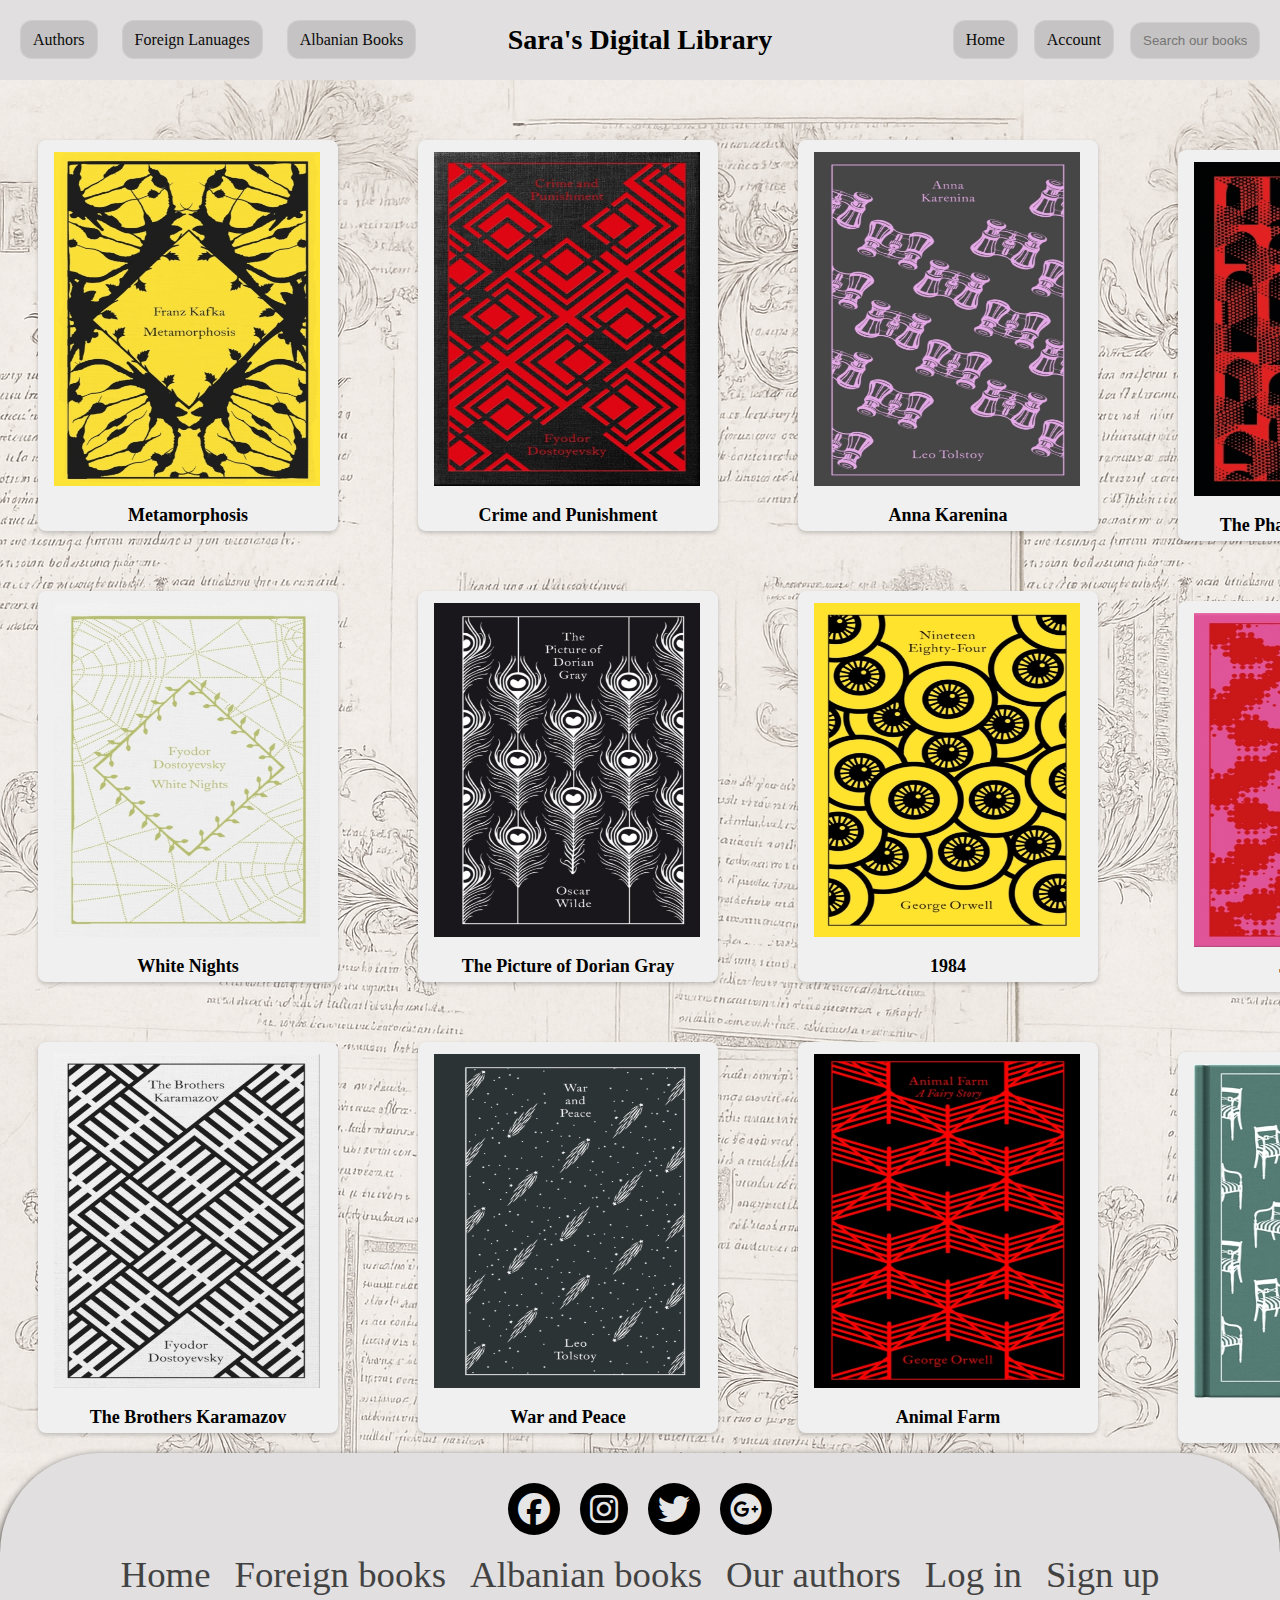
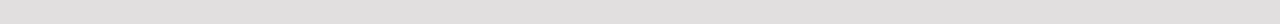
<file: Personal Project/Personal Project/foreign.html>
<!DOCTYPE html>
<html lang="en">
<head>
    <meta charset="UTF-8">
    <meta name="viewport" content="width=device-width, initial-scale=1.0">
    <title>Document</title>
     <link rel="stylesheet" href="foreign.css">
     <link rel="stylesheet" href="https://fonts.googleapis.com/css2?family=Material+Symbols+Outlined:opsz,wght,FILL,GRAD@20..48,100..700,0..1,-50..200&icon_names=search" />
    <link rel="stylesheet" href="https://fonts.googleapis.com/css2?family=Material+Symbols+Outlined:opsz,wght,FILL,GRAD@24,400,0,0&icon_names=search" />
    <link rel="stylesheet" href="https://cdnjs.cloudflare.com/ajax/libs/font-awesome/6.7.2/css/all.min.css" integrity="sha512-Evv84Mr4kqVGRNSgIGL/F/aIDqQb7xQ2vcrdIwxfjThSH8CSR7PBEakCr51Ck+w+/U6swU2Im1vVX0SVk9ABhg==" crossorigin="anonymous" referrerpolicy="no-referrer" />

</head>
<body>
    <section class="section1">
          <div class="container">
                         <div class="nav">
                    <nav>
                         <ul>
                              <li><a href="authors.html">Authors</a></li>
                              <li><a href="foreign.html">Foreign Lanuages</a></li>
                              <li><a href="Albanian.html">Albanian Books</a></li>
                         </ul>
                    </nav>
                         </div>

                         <div class="titulli"> 
                              <p class="brand">Sara's Digital Library</p>
                         </div>

                         <div class="nav2">
                              <nav>
                                  <ul>
                                       <li><a class="glass" href="Index.html">Home</a></li>
                                       <li><a class="glass" href="login.html">Account</a></li>
                                       <li><input  type="text" id="myInput" onkeyup="search()" placeholder="Search our books">

                                  </ul>
                              </nav>
                         </div>
    </div>
</section>

    
<section class="section2">         
     
     <div class="cards-1">

      <div class="card-container">
         <div class="card">
          <img src="Meta.jpg" alt="">
              <div class="card-content">
                   <h3>Metamorphosis</h3>
              </div>
         </div>
      </div>
      
      <div class="card-container">
         <div class="card">
          <img src="Nights.jpg" alt="">
              <div class="card-content">
                   <h3>White Nights</h3>
              </div>
         </div>
      </div>
     

      <div class="card-container">
         <div class="card">
          <img src="Brothers.jpg" alt="">
              <div class="card-content">
                   <h3>The Brothers Karamazov</h3>
              </div>
         </div>
      </div>
      </div>
      
      <div class="cards-1">

      <div class="card-container">
         <div class="card">
          <img src="Crime.jpg" alt="">
              <div class="card-content">
                   <h3>Crime and Punishment </h3>
              </div>
         </div>
      </div>

       


      <div class="card-container">
         <div class="card">
          <img src="Picture.jpg" alt="">
              <div class="card-content">
                   <h3>The Picture of Dorian Gray</h3>
              </div>
         </div>
      </div>
      
      <div class="card-container">
         <div class="card">
          <img src="War.jpg" alt="">
              <div class="card-content">
                   <h3>War and Peace </h3>
              </div>
         </div>
      </div>
     </div>


     <div class="cards-1">
      <div class="card-container">
         <div class="card">
          <img src="Anna.jpg" alt="">
              <div class="card-content">
                   <h3>Anna Karenina</h3>
              </div>
         </div>
      </div>
      
      <div class="card-container">
         <div class="card">
          <img src="Four.jpg" alt="">
              <div class="card-content">
                   <h3>1984</h3>
              </div>
         </div>
      </div>

      <div class="card-container">
         <div class="card">
          <img src="Animal.jpg" alt="">
              <div class="card-content">
                   <h3>Animal Farm</h3>
              </div>
         </div>
      </div>
      </div>

      <div class="card-container">
         <div class="card">
          <img src="Opera.jpg" alt="">
              <div class="card-content">
                   <h3>The Phantom Of The Opera </h3>
              </div>
         </div>
      

      <div class="card-container">
         <div class="card">
          <img src="Outsider.jpg" alt="">
              <div class="card-content">
                   <h3>The outsider</h3>
              </div>
         </div>
      </div>
      
      <div class="card-container">
         <div class="card">
          <img src="Emma.jpg " alt="">
              <div class="card-content">
                   <h3>Emma</h3>
              </div>
         </div>
      </div>
      </div>
  

   </section>

   
   <section class="section3">
       <div class="footer">
        <div class="footerContainer">
            <div class="socialIcons">
                <a href=""><i class="fa-brands fa-facebook"></i></a>
                <a href=""><i class="fa-brands fa-instagram"></i></a>
                <a href=""><i class="fa-brands fa-twitter"></i></a>
                <a href=""><i class="fa-brands fa-google-plus"></i></a>
        
            </div>
            <div class="footerNav">
                <ul>
                <li><a href="Index.html">Home</a></li>
                <li><a href="foreign.html">Foreign books</a></li>
                <li><a href="Albanian.html">Albanian books</a></li>
                <li><a href="authors.html">Our authors</a></li>
                <li><a href="login.html">Log in</a></li>
                <li><a href="account.html">Sign up</a></li>
                </ul>
            </div>
        </div>
       </div>
    </section>

<script src="foreign.js"></script>
</body>
</html>
</file>
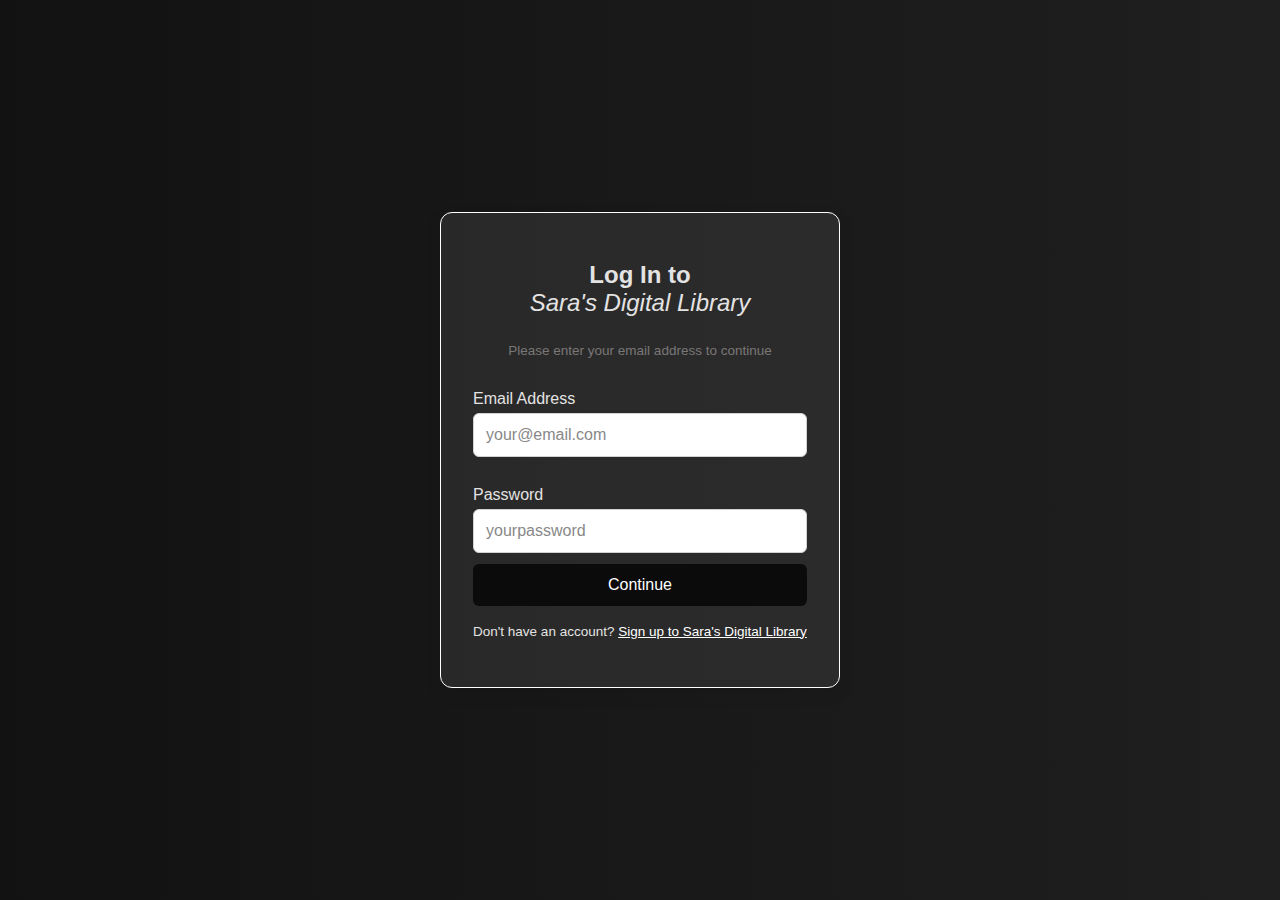
<file: Personal Project/Personal Project/login.html>
<!DOCTYPE html>
<html lang="en">
<head>
    <meta charset="UTF-8">
    <meta name="viewport" content="width=device-width, initial-scale=1.0">
    <title>Log in | Sara's Digital Library</title>
    <link rel="stylesheet" href="login.css">
</head>
<body>
    <section class="section2">
        <div class="SignUp">
            <div class="intro">
               <p class="Sign">Log In to <br><p class="brand" >Sara's Digital Library</p></p><br>
                <p class="detail">Please enter your email address to continue</p>

                <form class="forma" onsubmit="return validation()">
                    <label for="email">Email Address</label>
                    <input type="email" id="email" placeholder="your@email.com" required>
                    <span id="email_error">Please enter a valid email</span>

                    
                </form><br>
                
                <form class="forma" onsubmit="return validation()" id="password-container">
                    <label for="password">Password</label>
                    <input type="password" id="password" placeholder="yourpassword" required>
                    <span id="password_error">Please enter a valid password</span>

                    <button type="submit">Continue</button>
                </form>
            </div><br>

            <p>Don't have an account? <a href="account.html">Sign up to Sara's Digital Library</a></p>
        </div>
    </section>

    <script src="login.js"></script>
</body>
</html>
</file>
<file: Personal Project update/Personal Project/style.css>
*{
    margin: 0px;
    padding: 0px;
    box-sizing: border-box;
}


body{
    margin: 0;

}

.section1{
height: 80px;
background-image: url(Head.jpg);
margin: 0;
padding: 1px;

}

.container{
    margin-left: auto;
    margin-right: auto;
    height: 100%;
    display: flex;
    justify-content: space-between;

}

.titulli{
    width: 40%;
}

p{
    margin: 0;
    color: white;
    font-size: 40px;
 
}

.nav li a:hover{
    background-color: black;
    color: white;
    border: 1px white solid;
}

nav ul li{
    display: inline-block;
    padding: 4px 4px;
    float: right;
    margin-top:20px ;
}

nav ul li a{
    text-decoration: none;
    color: black;
    border: black solid 1px;
    padding: 9px 3px;
    background: white;
    border-radius: 12px;
}

.section2{
   background-image: url(News.jpg);
   background-size: cover;
   background-repeat: no-repeat;
   height: 100vh;
   display: flex;
   z-index: 1;
   justify-content: space-around;
}

.card-container{
    
    flex-direction: row;
    justify-content: space-between;
    flex-wrap: wrap;
    margin-top: 60px;
    z-index: 1;
    width: 380px;
}

.card{
    width: 300px;
    align-items: center;
    justify-content: center;
    background-color: #f0f0f0;
    border-radius: 8px;
    overflow: hidden;
    box-shadow: 0px 2px 4px rgba(0, 0, 0, 0.2);
    margin: 10px;
    z-index: 1;  
}

.card img{
 width: 94%;
 height: 360px;
 align-self: center;
 padding-top:12px;
 padding-left: 16px;
 padding-bottom: 14px;
 overflow: hidden;
 transition: transform 0.2s ease-in-out;
}

  .card:hover img {
    transform: scale(1.13); 
  }

.card-content{
    padding: 1px;
    text-align: center;
}

.card-content h3{
    font-size: 18px;
    margin-bottom: 4px;
}

.section3{
    height: 400px;
    background-color: rgb(185, 185, 183);
    margin: 0;
    padding: 1px;
}

#contact-form{
    max-width: 480px;
    margin-left: auto;
    margin-right: auto;
}

#form-row{
    display: flex;
}

input[type='text'], input[type='email'] {
    width: 46%;
    height: 56px;
}

input[type='text'], input[type='email'], textarea{
    color: black;
    background-color: white;
    border: 1px solid black;
    font-size: 18px;
    margin: 16px;
    border-radius: 5px;
    padding-left: 26px;
}

textarea{
    height: 200px;
    width: 100%;
    padding-top: 24px;
}

#big-button{
    padding: 10px 100px;
    color: black;
    margin-left: auto;
    margin-right: auto;
    margin-top: 10px;
    background-color: white;
    font-size: 14px;
    border-radius: 18px;
}


.section4{
    background-color: #f0f0f0;
     height: 250px;
     z-index: 1;
 }
 
 .footer{
    display: flex;
    text-align: center;
    justify-content: space-around;
 }

.first, .second, .third{
    text-align: center;
    justify-content: space-around;
    box-sizing: border-box;
    font-size: 20px;
}

.first{
    margin: 10px;
    padding: 60px 40px;
    width: 340px;
    height: 100px;
}

.first a{
    text-decoration: none;
    color: black;
}


.firsttext, .secondtext, .thirdtext{
   background-color: rgb(185, 185, 183);
   border: 1px dotted black;
   padding: 10px;
}

.second{
    margin: 10px;
    padding: 60px;
    width: 280px;
    height: 100px;
}

.third{
    margin: 10px;
    padding: 70px;
    height: 100px;
}

.third img{
    width: 25px;
    height: 25px;
}
</file>
<file: Personal Project/Personal Project/style.css>
*{
    margin: 0px;
    padding: 0px;
    box-sizing: border-box;
}


body{
    margin: 0;

}

.section1{
    margin: 0;
    padding-left: 16px;
    padding-right: 16px;
}

.container{
    height: 80px;
    display: flex;
    justify-content: space-between;
    align-items: center;
    padding-left: 16px;
    padding-right: 16px;
    margin: 0;
    position: relative;
    z-index: 2;
}

.titulli{
    width: auto;
    text-align: center;
    display: flex;
    align-items: center;
    justify-content: center;
    padding-left: 0;
    position: absolute;
    left: 50%;
    top: 50%;
    transform: translate(-50%, -50%);
}

@media (max-width: 700px) {
    .titulli{ position: static; transform: none; text-align: center; padding-left: 8px; }
    .container{ justify-content: space-between; }
}

p{
    margin: 0;
    color: white;
    font-size: 40px;
 
}

.titulli p{
    color: black;
}

.brand{
    text-decoration: none;
    color: black;
    font-size: 28px;
    font-weight: 600;
    white-space: nowrap;
}

.nav2{
    display: flex;
    justify-content: flex-end;
    align-items: center;
    gap: 8px;

}

.nav-search form{
    display: flex;
    align-items: center;
}

.nav-search input[type="search"]{
    padding: 6px 8px;
    border-radius: 8px;
    border: 1px solid #cfcfcf;
    background: transparent;
    color: #0b0b0b;
    width: 140px;
}

.nav-search input[type="search"]::placeholder{
    color: #7a7777;
}

nav ul{
    list-style: none;
    margin: 0;
    padding: 0;
    display: flex;
    gap: 8px;
    align-items: center;
}

.container{
    height: 80px;
    display: flex;
    justify-content: space-between;
    align-items: center;
    padding: 20px;
    margin: 0px -20px;
    position: relative;
    z-index: 1;
    background-color: rgb(225, 223, 223);
}
.nav{
    flex: 1 1 0;
    display: flex;
    justify-content: flex-start;
    align-items: center;}

nav ul li{
    display: inline-block;
    padding: 4px 4px;
   margin: 0;
}


.nav ul li{ margin-right: 8px; }

nav ul li a{
    text-decoration: none;
    color: #0b0b0b;
    border: 1px solid rgba(255,255,255,0.18);
    padding: 10px 12px;
    background: rgba(0, 0, 0, 0.12);
    border-radius: 12px;
    box-shadow: 0 4px 10px rgba(236, 235, 235, 0.06);
}
nav ul li a:hover{
    background-color: rgb(42, 41, 41);
    color: white;
    transform: none;
    border: 1px solid rgb(25, 24, 24);
}

#myInput{
 text-decoration: none;
    color: #0b0b0b;
    border: 1px solid rgba(255,255,255,0.18);
    padding: 10px 12px;
    background: rgba(0, 0, 0, 0.12);
    border-radius: 12px;
    box-shadow: 0 4px 10px rgba(236, 235, 235, 0.06);
    width: 130px;
}



.section2{
   background-image: url(News.jpg);
   background-size: cover;
   background-repeat: no-repeat;
   height: 100%;
   display: flex;
   z-index: 1;
   justify-content: space-around;
}

.card-container{
    
    flex-direction: row;
    justify-content: space-between;
    flex-wrap: wrap;
    margin-top: 60px;
    z-index: 1;
    width: 380px;
}
.cards-1{
    display: flex;
    justify-content: center;
    flex-wrap: wrap;
    gap: 24px;        
    width: 100%;
    margin: 20px 0;
}

.card{
    width: 300px;
    align-items: center;
    justify-content: center;
    background-color: #f0f0f0;
    border-radius: 8px;
    overflow: hidden;
    box-shadow: 0px 2px 4px rgba(0, 0, 0, 0.2);
    margin-bottom: 20px;
    margin-left: 40px;
    z-index: 1;  
}

.card img{
 width: 94%;
 height: 360px;
 align-self: center;
 padding-top:12px;
 padding-left: 16px;
 padding-bottom: 14px;
 overflow: hidden;
 transition: transform 0.2s ease-in-out;
}

  .card:hover img {
    transform: scale(1.13); 
  }

.card-content{
    padding: 1px;
    text-align: center;
}

.card-content h3{
    font-size: 18px;
    margin-bottom: 4px;
}



.footer{
   padding: 0 0 0px;
    background-image: url(News.jpg);
}

.footerContainer{
    width: 100%;
    background-color: rgb(225, 223, 223);
      color: white;
      padding: 20px;
      text-align: center;
      border-top-left-radius: 100px;
      border-top-right-radius: 100px;
      position: relative;
      margin-top: -20px; 
      z-index: 10;  
      box-shadow: 0 4px 8px rgb(0, 0, 0);       
    
}
.socialIcons{
    display: flex;
    justify-content: center;
  
}

.socialIcons a{
    text-decoration: none;
    padding:10px;
    background-color: black;
    margin: 10px;
    border-radius: 50%;
}

.socialIcons a i{
    font-size: 2em;
    color: white;
    opacity: 0.9;
}

.socialIcons a:hover{
    background-color: #111;
    transition: 0.5;
}
 
.socialIcons a:hover i{
color: white;
transition: 0.5;

}


hr{
  width: 80%;        
  margin: 0 auto;    
  border: 0;
  border-top: 2px solid black;
  opacity: 0.3;
}

.footerNav ul{
    display: flex;
    justify-content: center;
    list-style-type: none;
    padding: 8px;
}

.footerNav ul li a{
    color: black;
    text-align: center;
    justify-content: space-between;
    padding: 12px;
    text-decoration: none;
    font-size: 2.3em;
    opacity: 0.7;
    transition: 0.5s;
}

.footerNav ul li a:hover{
    opacity:1 ;
}
</file>
<file: Personal Project update/Personal Project/albanian.css>
*{
    margin: 0px;
    padding: 0px;
    box-sizing: border-box;
}


body{
    margin: 0;

}

.section1{
height: 80px;
background-image: url(Head.jpg);
margin: 0;
padding: 1px;

}

.container{
    margin-left: auto;
    margin-right: auto;
    height: 100%;
    display: flex;
    justify-content: space-between;

}

.titulli{
    width: 40%;
}

p{
    margin: 0;
    color: white;
    font-size: 40px;
 
}

.nav li a:hover{
    background-color: black;
    color: white;
    border: 1px white solid;
}

nav ul li{
    display: inline-block;
    padding: 4px 4px;
    float: right;
    margin-top:20px ;
}

nav ul li a{
    text-decoration: none;
    color: black;
    border: black solid 1px;
    padding: 9px 3px;
    background: white;
    border-radius: 12px;
}

.section2{
    background-color:  rgb(235, 227, 227);
   height: 100%;
   display: flex;
   z-index: 1;
   justify-content: space-around;
}

.card-container{
    
    flex-direction: row;
    justify-content: space-between;
    flex-wrap: wrap;
    margin-top: 60px;
    z-index: 1;
    width: 380px;
}

.card{
    width: 300px;
    align-items: center;
    justify-content: center;
    background-color: #f0f0f0;
    border-radius: 8px;
    overflow: hidden;
    box-shadow: 0px 2px 4px rgba(0, 0, 0, 0.2);
    margin: 10px;
    z-index: 1;  
}

.card img{
 width: 94%;
 height: 360px;
 align-self: center;
 padding-top:12px;
 padding-left: 16px;
 padding-bottom: 14px;
 overflow: hidden;
 transition: transform 0.2s ease-in-out;
}

  .card:hover img {
    transform: scale(1.13); 
  }

.card-content{
    padding: 1px;
    text-align: center;
}

.card-content h3{
    font-size: 18px;
    margin-bottom: 4px;
}

.section4{
    background-color: #f0f0f0;
     height: 250px;
     z-index: 1;
 }
 
 .footer{
    display: flex;
    text-align: center;
    justify-content: space-around;
 }

.first, .second, .third{
    text-align: center;
    justify-content: space-around;
    box-sizing: border-box;
    font-size: 20px;
}

.first{
    margin: 10px;
    padding: 60px 40px;
    width: 340px;
    height: 100px;
}

.first a{
    text-decoration: none;
    color: black;
}


.firsttext, .secondtext, .thirdtext{
   background-color: rgb(185, 185, 183);
   border: 1px dotted black;
   padding: 10px;
}

.second{
    margin: 10px;
    padding: 60px;
    width: 280px;
    height: 100px;
}

.third{
    margin: 10px;
    padding: 70px;
    height: 100px;
}

.third img{
    width: 25px;
    height: 25px;
}
</file>
<file: Personal Project update/Personal Project/authors.css>
*{
    margin: 0px;
    padding: 0px;
    box-sizing: border-box;
}


body{
    margin: 0;

}

.section1{
height: 80px;
background-image: url(Head.jpg);
margin: 0;
padding: 1px;

}

.ccontainer{
    margin-left: auto;
    margin-right: auto;
    height: 100%;
    display: flex;
    justify-content: space-between;

}

.titulli{
    width: 40%;
}

p{
    margin: 0;
    color: white;
    font-size: 40px;
 
}

.nav li a:hover{
    background-color: black;
    color: white;
    border: 1px white solid;
}

nav ul li{
    display: inline-block;
    padding: 4px 4px;
    float: right;
    margin-top:20px ;
}

nav ul li a{
    text-decoration: none;
    color: black;
    border: black solid 1px;
    padding: 9px 3px;
    background: white;
    border-radius: 12px;
}

.section2{
    background-color:  rgb(235, 227, 227);
    height: 100%;
    display: flex;
    z-index: 1;
    justify-content: space-around;
    
}

.container{
 position: relative;
 width: 250px;
 height: 320px;
 flex-direction: row;
 justify-content: space-around;
 flex-wrap: wrap;
 margin-top: 60px;
 z-index: 1;

}

.thecard{
    position:absolute;
    width: 300px;
    transform-style: preserve-3d;
    transition: all 0.5s ease;
    text-align: center;
}

.thecard:hover{
    transform: rotateY(180deg);
}

.thefront{
    position: absolute;
    width: 100%;
    height: 100%;
    backface-visibility: hidden;
    line-height: 1px;
}

.thefront img{
    width: 94%;
    height: 300px;
    align-self: center;
    padding-top:12px;
    padding-left: 16px;
    padding-right: 16px;
    padding-bottom: 14px;
    overflow: hidden;
}

.theback{
    position: absolute;
    width: 100%;
    height: 100%;
    backface-visibility: hidden;
    transform: rotateY(180deg);
    background-color: white;
}

.section4{
    background-color: #f0f0f0;
     height: 250px;
     z-index: 1;
 }
 
 .footer{
    display: flex;
    text-align: center;
    justify-content: space-around;
 }

.first, .second, .third{
    text-align: center;
    justify-content: space-around;
    box-sizing: border-box;
    font-size: 20px;
}

.first{
    margin: 10px;
    padding: 60px 40px;
    width: 340px;
    height: 100px;
}

.first a{
    text-decoration: none;
    color: black;
}


.firsttext, .secondtext, .thirdtext{
   background-color: rgb(185, 185, 183);
   border: 1px dotted black;
   padding: 10px;
}

.second{
    margin: 10px;
    padding: 60px;
    width: 280px;
    height: 100px;
}

.third{
    margin: 10px;
    padding: 70px;
    height: 100px;
}

.third img{
    width: 25px;
    height: 25px;
}
</file>
<file: Personal Project update/Personal Project/foreign.css>
*{
    margin: 0px;
    padding: 0px;
    box-sizing: border-box;
}


body{
    margin: 0;

}

.section1{
height: 80px;
background-image: url(Head.jpg);
margin: 0;
padding: 1px;

}

.container{
    margin-left: auto;
    margin-right: auto;
    height: 100%;
    display: flex;
    justify-content: space-between;

}

.titulli{
    width: 40%;
}

p{
    margin: 0;
    color: white;
    font-size: 40px;
 
}

.nav li a:hover{
    background-color: black;
    color: white;
    border: 1px white solid;
}

nav ul li{
    display: inline-block;
    padding: 4px 4px;
    float: right;
    margin-top:20px ;
}

nav ul li a{
    text-decoration: none;
    color: black;
    border: black solid 1px;
    padding: 9px 3px;
    background: white;
    border-radius: 12px;
}

.section2{
    background-color:  rgb(235, 227, 227);
   height: 100%;
   display: flex;
   z-index: 1;
   justify-content: space-around;
}

.card-container{
    
    flex-direction: row;
    justify-content: space-between;
    flex-wrap: wrap;
    margin-top: 60px;
    z-index: 1;
    width: 380px;
}

.card{
    width: 300px;
    align-items: center;
    justify-content: center;
    background-color: #f0f0f0;
    border-radius: 8px;
    overflow: hidden;
    box-shadow: 0px 2px 4px rgba(0, 0, 0, 0.2);
    margin: 10px;
    z-index: 1;  
}

.card img{
 width: 94%;
 height: 360px;
 align-self: center;
 padding-top:12px;
 padding-left: 16px;
 padding-bottom: 14px;
 overflow: hidden;
 transition: transform 0.2s ease-in-out;
}

  .card:hover img {
    transform: scale(1.13); 
  }

.card-content{
    padding: 1px;
    text-align: center;
}

.card-content h3{
    font-size: 18px;
    margin-bottom: 4px;
}

.section4{
    background-color: #f0f0f0;
     height: 250px;
     z-index: 1;
 }
 
 .footer{
    display: flex;
    text-align: center;
    justify-content: space-around;
 }

.first, .second, .third{
    text-align: center;
    justify-content: space-around;
    box-sizing: border-box;
    font-size: 20px;
}

.first{
    margin: 10px;
    padding: 60px 40px;
    width: 340px;
    height: 100px;
}

.first a{
    text-decoration: none;
    color: black;
}


.firsttext, .secondtext, .thirdtext{
   background-color: rgb(185, 185, 183);
   border: 1px dotted black;
   padding: 10px;
}

.second{
    margin: 10px;
    padding: 60px;
    width: 280px;
    height: 100px;
}

.third{
    margin: 10px;
    padding: 70px;
    height: 100px;
}

.third img{
    width: 25px;
    height: 25px;
}
</file>
<file: Personal Project/Personal Project/albanian.css>
*{
	margin: 0px;
	padding: 0px;
	box-sizing: border-box;
}


body{
	margin: 0;

}

.section1{
    margin: 0;
    padding-left: 16px;
    padding-right: 16px;
}

.container{
    height: 80px;
    display: flex;
    justify-content: space-between;
    align-items: center;
    padding-left: 16px;
    padding-right: 16px;
    margin: 0;
    position: relative;
    z-index: 2;
}

.titulli{
    width: auto;
    text-align: center;
    display: flex;
    align-items: center;
    justify-content: center;
    padding-left: 0;
    position: absolute;
    left: 50%;
    top: 50%;
    transform: translate(-50%, -50%);
}

@media (max-width: 700px) {
    .titulli{ position: static; transform: none; text-align: center; padding-left: 8px; }
    .container{ justify-content: space-between; }
}

p{
    margin: 0;
    color: white;
    font-size: 40px;
 
}

.titulli p{
    color: black;
}

.brand{
    text-decoration: none;
    color:black;
    font-size: 28px;
    font-weight: 600;
    white-space: nowrap;
}

.nav2{
    display: flex;
    justify-content: flex-end;
    align-items: center;
    gap: 8px;

}

.nav-search form{
    display: flex;
    align-items: center;
}

.nav-search input[type="search"]{
    padding: 6px 8px;
    border-radius: 8px;
    border: 1px solid #cfcfcf;
    background: transparent;
    color: #0b0b0b;
    width: 140px;
}

.nav-search input[type="search"]::placeholder{
    color: #7a7777;
}

nav ul{
    list-style: none;
    margin: 0;
    padding: 0;
    display: flex;
    gap: 8px;
    align-items: center;
}

.container{
    height: 80px;
    display: flex;
    justify-content: space-between;
    align-items: center;
    padding: 20px;
    margin: 0px -20px;
    position: relative;
    z-index: 1;
    background-color: rgb(225, 223, 223);
}
.nav{
    flex: 1 1 0;
    display: flex;
    justify-content: flex-start;
    align-items: center;}

nav ul li{
    display: inline-block;
    padding: 4px 4px;
   margin: 0;
}


.nav ul li{ margin-right: 8px; }

nav ul li a{
    text-decoration: none;
    color: #0b0b0b;
    border: 1px solid rgba(255,255,255,0.18);
    padding: 10px 12px;
    background: rgba(0, 0, 0, 0.12);
    border-radius: 12px;
    box-shadow: 0 4px 10px rgba(236, 235, 235, 0.06);
}
nav ul li a:hover{
    background-color: rgb(42, 41, 41);
    color: white;
    transform: none;
    border: 1px solid rgb(25, 24, 24);
}

#myInput{
 text-decoration: none;
    color: #0b0b0b;
    border: 1px solid rgba(255,255,255,0.18);
    padding: 10px 12px;
    background: rgba(0, 0, 0, 0.12);
    border-radius: 12px;
    box-shadow: 0 4px 10px rgba(236, 235, 235, 0.06);
    width: 130px;
}


.section2{
 background-image: url('vintagebck .png'); 
  height: 100%;
   display: flex;
   z-index: 1;
   justify-content: space-around;
   margin-bottom: 20px;
}

.card-container{
    
	flex-direction: row;
	justify-content: space-between;
	flex-wrap: wrap;
	margin-top: 60px;
	z-index: 1;
	width: 380px;
}

.card{
	width: 300px;
	align-items: center;
	justify-content: center;
	background-color: #f0f0f0;
	border-radius: 8px;
	overflow: hidden;
	box-shadow: 0px 2px 4px rgba(0, 0, 0, 0.2);
	margin: 10px;
	margin-left: 38px;
	z-index: 1;  
}

.card img{
 width: 94%;
 height: 360px;
 align-self: center;
 padding-top:12px;
 padding-left: 16px;
 padding-bottom: 14px;
 overflow: hidden;
 transition: transform 0.2s ease-in-out;
}

  .card:hover img {
	transform: scale(1.13); 
  }

.card-content{
	padding: 1px;
	text-align: center;
}

.card-content h3{
	font-size: 15px;
	margin-bottom: 4px;
}

.footer{
   padding: 0 0 0px;
    transform: rotate();
    background-image: url('vintagebck .png'); 


}

.footerContainer{
    width: 100%;
    background-color: rgb(225, 223, 223);
      color: white;
      padding: 20px;
      text-align: center;
      border-top-left-radius: 100px;
      border-top-right-radius: 100px;
      position: relative;
      margin-top: -20px; 
      z-index: 10;  
      box-shadow: 0 4px 8px rgb(0, 0, 0);       
    
}
.socialIcons{
    display: flex;
    justify-content: center;
  
}

.socialIcons a{
    text-decoration: none;
    padding:10px;
    background-color: black;
    margin: 10px;
    border-radius: 50%;
}

.socialIcons a i{
    font-size: 2em;
    color: white;
    opacity: 0.9;
}

.socialIcons a:hover{
    background-color: #111;
    transition: 0.5;
}
 
.socialIcons a:hover i{
color: white;
transition: 0.5;

}

.section3{
    background-image: url('vintagebck .png'); 

}

hr{
  width: 80%;        
  margin: 0 auto;    
  border: 0;
  border-top: 2px solid black;
  opacity: 0.3;
}

.footerNav ul{
    display: flex;
    justify-content: center;
    list-style-type: none;
    padding: 8px;
}

.footerNav ul li a{
    color: black;
    text-align: center;
    justify-content: space-between;
    padding: 12px;
    text-decoration: none;
    font-size: 2.3em;
    opacity: 0.7;
    transition: 0.5s;
}

.footerNav ul li a:hover{
    opacity:1 ;
}
</file>
<file: Personal Project/Personal Project/authors.css>
*{
    margin: 0px;
    padding: 0px;
    box-sizing: border-box;
}


body{
    margin: 0;

}

.section1{
    margin: 0;
    padding-left: 16px;
    padding-right: 16px;
}

.container{
    height: 80px;
    display: flex;
    justify-content: space-between;
    align-items: center;
    padding-left: 16px;
    padding-right: 16px;
    margin: 0;
    position: relative;
    z-index: 2;
}

.titulli{
    width: auto;
    text-align: center;
    display: flex;
    align-items: center;
    justify-content: center;
    padding-left: 0;
    position: absolute;
    left: 50%;
    top: 50%;
    transform: translate(-50%, -50%);
}

@media (max-width: 700px) {
    .titulli{ position: static; transform: none; text-align: center; padding-left: 8px; }
    .container{ justify-content: space-between; }
}

p{
    margin: 0;
    color: white;
    font-size: 40px;
 
}

.titulli p{
    color: black;
}

.brand{
    text-decoration: none;
    color: black;
    font-size: 28px;
    font-weight: 600;
    white-space: nowrap;
}

.nav2{
    display: flex;
    justify-content: flex-end;
    align-items: center;
    gap: 8px;

}

.nav-search form{
    display: flex;
    align-items: center;
}

.nav-search input[type="search"]{
    padding: 6px 8px;
    border-radius: 8px;
    border: 1px solid #cfcfcf;
    background: transparent;
    color: #0b0b0b;
    width: 160px;
}

.nav-search input[type="search"]::placeholder{
    color: #7a7777;
}

nav ul{
    list-style: none;
    margin: 0;
    padding: 0;
    display: flex;
    gap: 8px;
    align-items: center;
}

.container{
    height: 80px;
    display: flex;
    justify-content: space-between;
    align-items: center;
    padding: 20px;
    margin: 0px -20px;
    position: relative;
    z-index: 1;
    background-color: rgb(225, 223, 223);
}
.nav{
    flex: 1 1 0;
    display: flex;
    justify-content: flex-start;
    align-items: center;}

nav ul li{
    display: inline-block;
    padding: 4px 4px;
   margin: 0;
}


.nav ul li{ margin-right: 8px; }

nav ul li a{
    text-decoration: none;
    color: #0b0b0b;
    border: 1px solid rgba(255,255,255,0.18);
    padding: 10px 12px;
    background: rgba(0, 0, 0, 0.12);
    border-radius: 12px;
    box-shadow: 0 4px 10px rgba(236, 235, 235, 0.06);
}
nav ul li a:hover{
    background-color: rgb(42, 41, 41);
    color: white;
    transform: none;
    border: 1px solid rgb(25, 24, 24);
}

#myInput{
 text-decoration: none;
    color: #0b0b0b;
    border: 1px solid rgba(255,255,255,0.18);
    padding: 10px 12px;
    background: rgba(0, 0, 0, 0.12);
    border-radius: 12px;
    box-shadow: 0 4px 10px rgba(236, 235, 235, 0.06);
    width: 138px;
}


.section2{
	background-image: url(author_background_color_change.png);
    background-size: cover;
    background-repeat: no-repeat;
	height: 100%;
    width: 100%;
	display: flex;
	z-index: 1;
	justify-content: center;
    
}

.cards-1{
    display: flex;
    flex-wrap: wrap;
    justify-content: center;
    gap: 24px;
    padding: 28px 12px;
}

.cards-1 .container{
    position: relative;
    width:300px;
    height: 320px;
    display: flex;
    align-items: stretch;
    justify-content: center;
    margin: 0;
    z-index: 1;
    perspective: 1200px;
    background-color: transparent;
}

.thecard{
    position: relative;
    width: 100%;
    height: 100%;
    transform-style: flat; 
    transition: none; 
    text-align: center;
    cursor: pointer;
}

.thecard:hover,
.thecard:focus-within{
    transform: none;
}

.thefront{
    position: relative;
    inset: 0;
    width: 100%;
    height: 100%;
    backface-visibility: hidden;
    display: block;
    overflow: hidden;
    background: #fff;
    box-sizing: border-box;
    border-radius: 8px;
    border: 2px solid black;
}

.thefront img{
    width: 100%;
    height: 100%;
    object-fit: cover;
    display: block;
    filter: grayscale(100%);
    -webkit-filter: grayscale(100%);
    transition: transform .35s ease, filter .35s ease;
    
}

.thefront h3{
    position: absolute;
    left: 50%;
    top: 50%;
    transform: translate(-50%, -40%);
    margin: 0;
    padding: 8px 12px;
    color: #fff;
    background: rgba(0,0,0,0.5);
    border-radius: 8px;
    font-size: 1.05rem;
    opacity: 0;
    transition: opacity .25s ease, transform .25s ease;
    z-index: 2;
    pointer-events: none;
     border-radius: 8px;

}

.thecard:hover .thefront img,
.thecard:focus-within .thefront img{
    filter: grayscale(100%) blur(4px) brightness(0.7);
    -webkit-filter: grayscale(100%) blur(4px) brightness(0.7);
    transform: scale(1.04);
        border-radius: 8px;

}

.thecard:hover .thefront h3,
.thecard:focus-within .thefront h3{
    opacity: 1;
    transform: translate(-50%, -50%);
        border-radius: 8px;

}

.theback{
    position: absolute;
    inset: 0;
    width: 100%;
    height: 100%;
    box-sizing: border-box;
    display: flex;
    flex-direction: column;
    justify-content: center;
    align-items: center;
    padding: 16px;
    background: rgba(0,0,0,0.65);
    color: #fff;
    text-align: center;
    opacity: 0;
    visibility: hidden;
    transform: translateY(8px);
    transition: opacity .25s ease, transform .25s ease, visibility .25s;
    z-index: 3;
    pointer-events: none; 
    overflow: auto;
        border-radius: 8px;

}

.thecard:hover .theback,
.thecard:focus-within .theback,
.thecard.show-back .theback{
    opacity: 1;
    visibility: visible;
    transform: translateY(0);
    pointer-events: auto;
}

.thecard.show-back .thefront h3,
.thecard:hover .thefront h3,
.thecard:focus-within .thefront h3{
    opacity: 0;
    transform: translate(-50%,-40%);
}

.thecard.show-back .thefront img{
    filter: grayscale(100%) blur(4px) brightness(0.6);
    -webkit-filter: grayscale(100%) blur(4px) brightness(0.6);
    transform: scale(1.03);
}

.theback a,
.theback button{
    color: #fff;
    background: rgba(255,255,255,0.08);
    border: none;
    padding: 6px 10px;
    border-radius: 6px;
    text-decoration: none;
    display: inline-block;
    margin-top: 8px;
}


.footer{
   padding: 0 0 0px;
    transform: rotate();

}

.footerContainer{
    width: 100%;
    background-color: rgb(225, 223, 223);
      color: white;
      padding: 20px;
      text-align: center;
      border-top-left-radius: 100px;
      border-top-right-radius: 100px;
      position: relative;
      margin-top: -20px; 
      z-index: 10;  
      box-shadow: 0 4px 8px rgb(0, 0, 0);       
    
}
.socialIcons{
    display: flex;
    justify-content: center;
  
}

.socialIcons a{
    text-decoration: none;
    padding:10px;
    background-color: black;
    margin: 10px;
    border-radius: 50%;
}

.socialIcons a i{
    font-size: 2em;
    color: white;
    opacity: 0.9;
}

.socialIcons a:hover{
    background-color: #111;
    transition: 0.5;
}
 
.socialIcons a:hover i{
color: white;
transition: 0.5;

}

.section3{
    background-image: url(author_background_color_change.png);
}

hr{
  width: 80%;        
  margin: 0 auto;    
  border: 0;
  border-top: 2px solid black;
  opacity: 0.3;
}

.footerNav ul{
    display: flex;
    justify-content: center;
    list-style-type: none;
    padding: 8px;
}

.footerNav ul li a{
    color: black;
    text-align: center;
    justify-content: space-between;
    padding: 12px;
    text-decoration: none;
    font-size: 2.3em;
    opacity: 0.7;
    transition: 0.5s;
}

.footerNav ul li a:hover{
    opacity:1 ;
}
</file>
<file: Personal Project/Personal Project/foreign.css>
*{
	margin: 0px;
	padding: 0px;
	box-sizing: border-box;
}


body{
	margin: 0;

}

.section1{
    margin: 0;
    padding-left: 16px;
    padding-right: 16px;
}

.container{
    height: 80px;
    display: flex;
    justify-content: space-between;
    align-items: center;
    padding-left: 16px;
    padding-right: 16px;
    margin: 0;
    position: relative;
    z-index: 2;
}

.titulli{
    width: auto;
    text-align: center;
    display: flex;
    align-items: center;
    justify-content: center;
    padding-left: 0;
    position: absolute;
    left: 50%;
    top: 50%;
    transform: translate(-50%, -50%);
}

@media (max-width: 700px) {
    .titulli{ position: static; transform: none; text-align: center; padding-left: 8px; }
    .container{ justify-content: space-between; }
}

p{
    margin: 0;
    color: white;
    font-size: 40px;
 
}

.titulli p{
    color: black;
}

.brand{
    text-decoration: none;
    color: black;
    font-size: 28px;
    font-weight: 600;
    white-space: nowrap;
}

.nav2{
    display: flex;
    justify-content: flex-end;
    align-items: center;
    gap: 8px;

}

.nav-search form{
    display: flex;
    align-items: center;
}

.nav-search input[type="search"]{
    padding: 6px 8px;
    border-radius: 8px;
    border: 1px solid #cfcfcf;
    background: transparent;
    color: #0b0b0b;
    width: 140px;
}

.nav-search input[type="search"]::placeholder{
    color: #7a7777;
}

nav ul{
    list-style: none;
    margin: 0;
    padding: 0;
    display: flex;
    gap: 8px;
    align-items: center;
}

.container{
    height: 80px;
    display: flex;
    justify-content: space-between;
    align-items: center;
    padding: 20px;
    margin: 0px -20px;
    position: relative;
    z-index: 1;
    background-color: rgb(225, 223, 223);
}
.nav{
    flex: 1 1 0;
    display: flex;
    justify-content: flex-start;
    align-items: center;}

nav ul li{
    display: inline-block;
    padding: 4px 4px;
   margin: 0;
}


.nav ul li{ margin-right: 8px; }

nav ul li a{
    text-decoration: none;
    color: #0b0b0b;
    border: 1px solid rgba(255,255,255,0.18);
    padding: 10px 12px;
    background: rgba(0, 0, 0, 0.12);
    border-radius: 12px;
    box-shadow: 0 4px 10px rgba(236, 235, 235, 0.06);
}
nav ul li a:hover{
    background-color: rgb(42, 41, 41);
    color: white;
    transform: none;
    border: 1px solid rgb(25, 24, 24);
}

#myInput{
 text-decoration: none;
    color: #0b0b0b;
    border: 1px solid rgba(255,255,255,0.18);
    padding: 10px 12px;
    background: rgba(0, 0, 0, 0.12);
    border-radius: 12px;
    box-shadow: 0 4px 10px rgba(236, 235, 235, 0.06);
    width: 130px;
}


.section2{
background-image: url('vintagebck .png');
   height: 100%;
   display: flex;
   z-index: 1;
   justify-content: space-around;
   margin-bottom:20px;
}

.card-container{
    
	flex-direction: row;
	justify-content: space-between;
	flex-wrap: wrap;
	margin-top: 60px;
	z-index: 1;
	width: 380px;
}

.card{
	width: 300px;
	align-items: center;
	justify-content: center;
	background-color: #f0f0f0;
	border-radius: 8px;
	overflow: hidden;
	box-shadow: 0px 2px 4px rgba(0, 0, 0, 0.2);
	margin: 10px;
	margin-left: 38px;
    
	z-index: 1;  
}

.card img{
 width: 94%;
 height: 360px;
 align-self: center;
 padding-top:12px;
 padding-left: 16px;
 padding-bottom: 14px;
 overflow: hidden;
 transition: transform 0.2s ease-in-out;
}

  .card:hover img {
	transform: scale(1.13); 
  }

.card-content{
	padding: 1px;
	text-align: center;
}

.card-content h3{
	font-size: 18px;
	margin-bottom: 4px;
}

ooter{
   padding: 0 0 0px;
    transform: rotate();
    background-image: url('vintagebck .png'); 


}

.footerContainer{
    width: 100%;
    background-color: rgb(225, 223, 223);
      color: white;
      padding: 20px;
      text-align: center;
      border-top-left-radius: 100px;
      border-top-right-radius: 100px;
      position: relative;
      margin-top: -20px; 
      z-index: 10;  
      box-shadow: 0 4px 8px rgb(0, 0, 0);       
    
}
.socialIcons{
    display: flex;
    justify-content: center;
  
}

.socialIcons a{
    text-decoration: none;
    padding:10px;
    background-color: black;
    margin: 10px;
    border-radius: 50%;
}

.socialIcons a i{
    font-size: 2em;
    color: white;
    opacity: 0.9;
}

.socialIcons a:hover{
    background-color: #111;
    transition: 0.5;
}
 
.socialIcons a:hover i{
color: white;
transition: 0.5;

}

.section3{
    background-image: url('vintagebck .png'); 

}

hr{
  width: 80%;        
  margin: 0 auto;    
  border: 0;
  border-top: 2px solid black;
  opacity: 0.3;
}

.footerNav ul{
    display: flex;
    justify-content: center;
    list-style-type: none;
    padding: 8px;
}

.footerNav ul li a{
    color: black;
    text-align: center;
    justify-content: space-between;
    padding: 12px;
    text-decoration: none;
    font-size: 2.3em;
    opacity: 0.7;
    transition: 0.5s;
}

.footerNav ul li a:hover{
    opacity:1 ;
}
</file>
<file: Personal Project/Personal Project/login.css>
* {
    margin: 0;
    padding: 0;
    box-sizing: border-box;
}

body {
    font-family: 'Segoe UI', Tahoma, Geneva, Verdana, sans-serif;
    background: linear-gradient(to right, #121212, #1f1f1f);

    color: #e4e3e3;
    min-height: 100vh;
}


.section2 {
    display: flex;
    justify-content: center;
    align-items: center;
    min-height: 100vh;
    padding: 2rem;
}


.SignUp {
  background: rgba(176, 173, 173, 0.12);
    padding: 3rem 2rem;
    border-radius: 12px;
    width: 100%;
    max-width: 400px;
    box-shadow: 0 6px 18px rgba(0, 0, 0, 0.08);
    border: 1px solid white;
}
.Sign {
    text-align: center;
    font-size: 1.5rem;
    font-weight: bold;
    margin: 0;
}


.brand {
    text-align: center;
    font-size: 1.5rem;
    font-style: italic;
    margin-top: 0;
    margin-bottom: 0.5rem;
}

.detail {
    text-align: center;
    color: #7a7777;
    margin-bottom: 2rem;
}

.forma {
    display: flex;
    flex-direction: column;
    gap: 0;
}

label {
    font-size: 0.1;
    margin-bottom: 0.3rem;
}

input[type="email"] {
    padding: 0.75rem;
    border-radius: 6px;
    border: 1px solid #d1d1d1;
    background-color: #ffffff;
    color: #0b0b0b;
    font-size: 1rem;
}

input[type="email"]::placeholder {
    color: #888;
}

input[type="password"] {
     padding: 0.75rem;
    border-radius: 6px;
    border: 1px solid #d1d1d1;
    background-color: #ffffff;
    color: #0b0b0b;
    font-size: 1rem;
}

input[type="password"]::placeholder {
    color: #888;
}

#email_error{
    visibility: hidden;
    color:red;
    font-size: 10px;
    margin: 0;
    padding: 0;
}

#password_error{
  visibility: hidden;
    color:red;
    font-size: 10px;
    margin: 0;
    padding: 0;
}


button {
    padding: 0.75rem;
    background-color: #0b0b0b;
    color: white;
    font-size: 1rem;
    border: none;
    border-radius: 6px;
    cursor: pointer;
    transition: background-color 0.2s ease;
}

button:hover {
    background: rgba(51, 51, 51, 0.8);
}

a{
    color: white;
    text-align: center;
}

p{
font-size: 13.5px;
}
</file>
